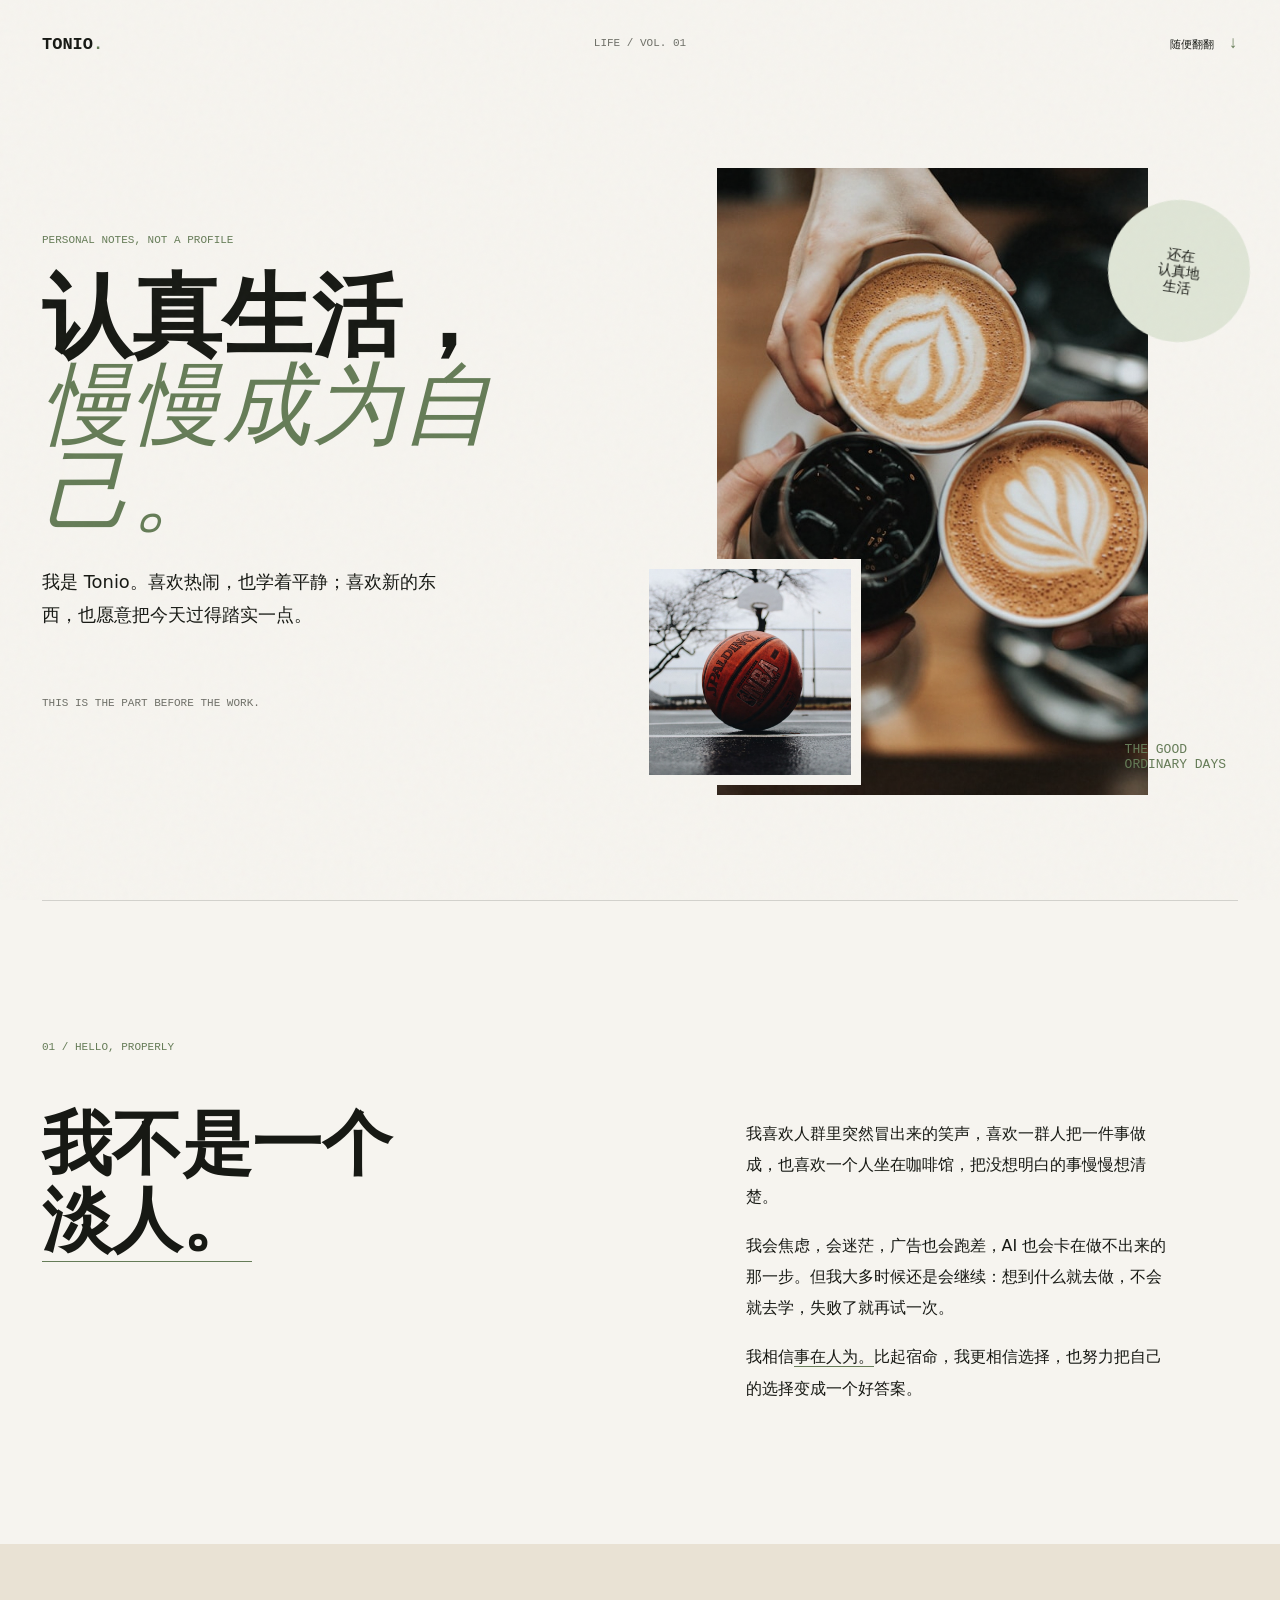
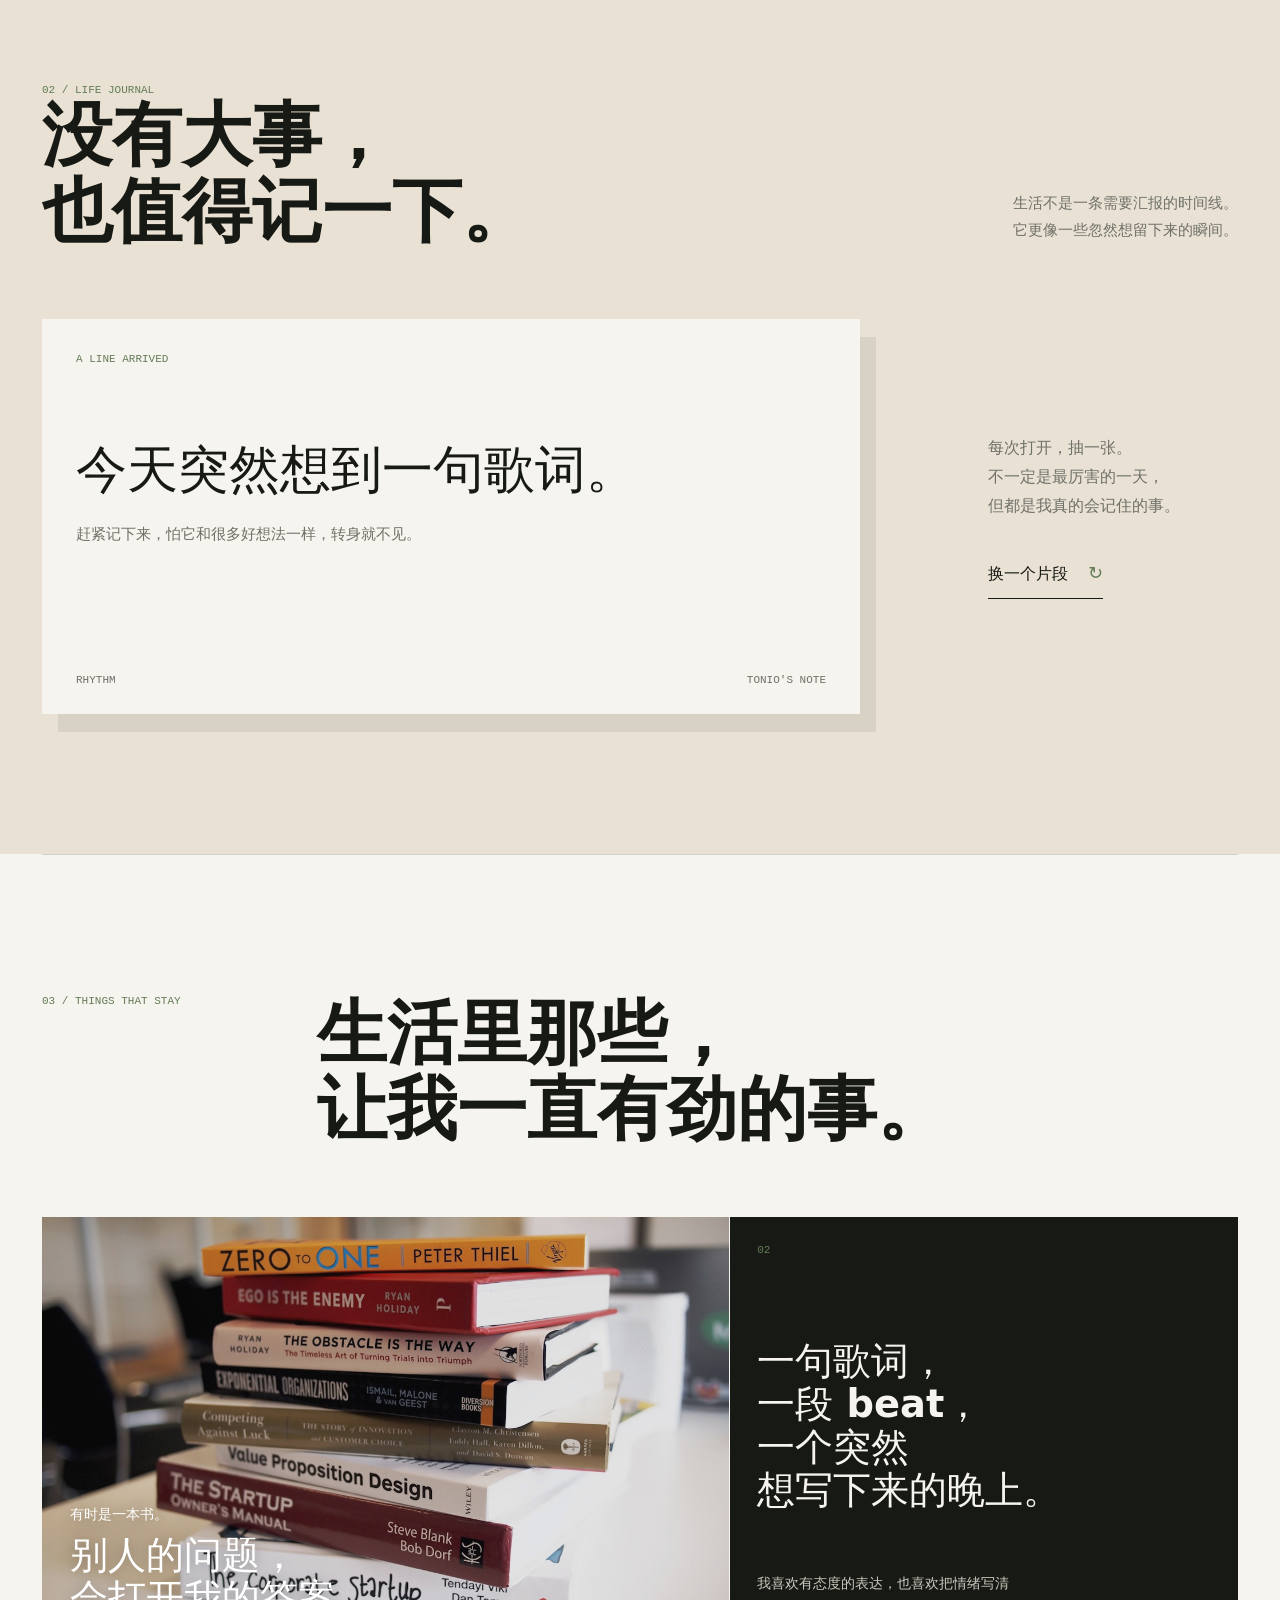
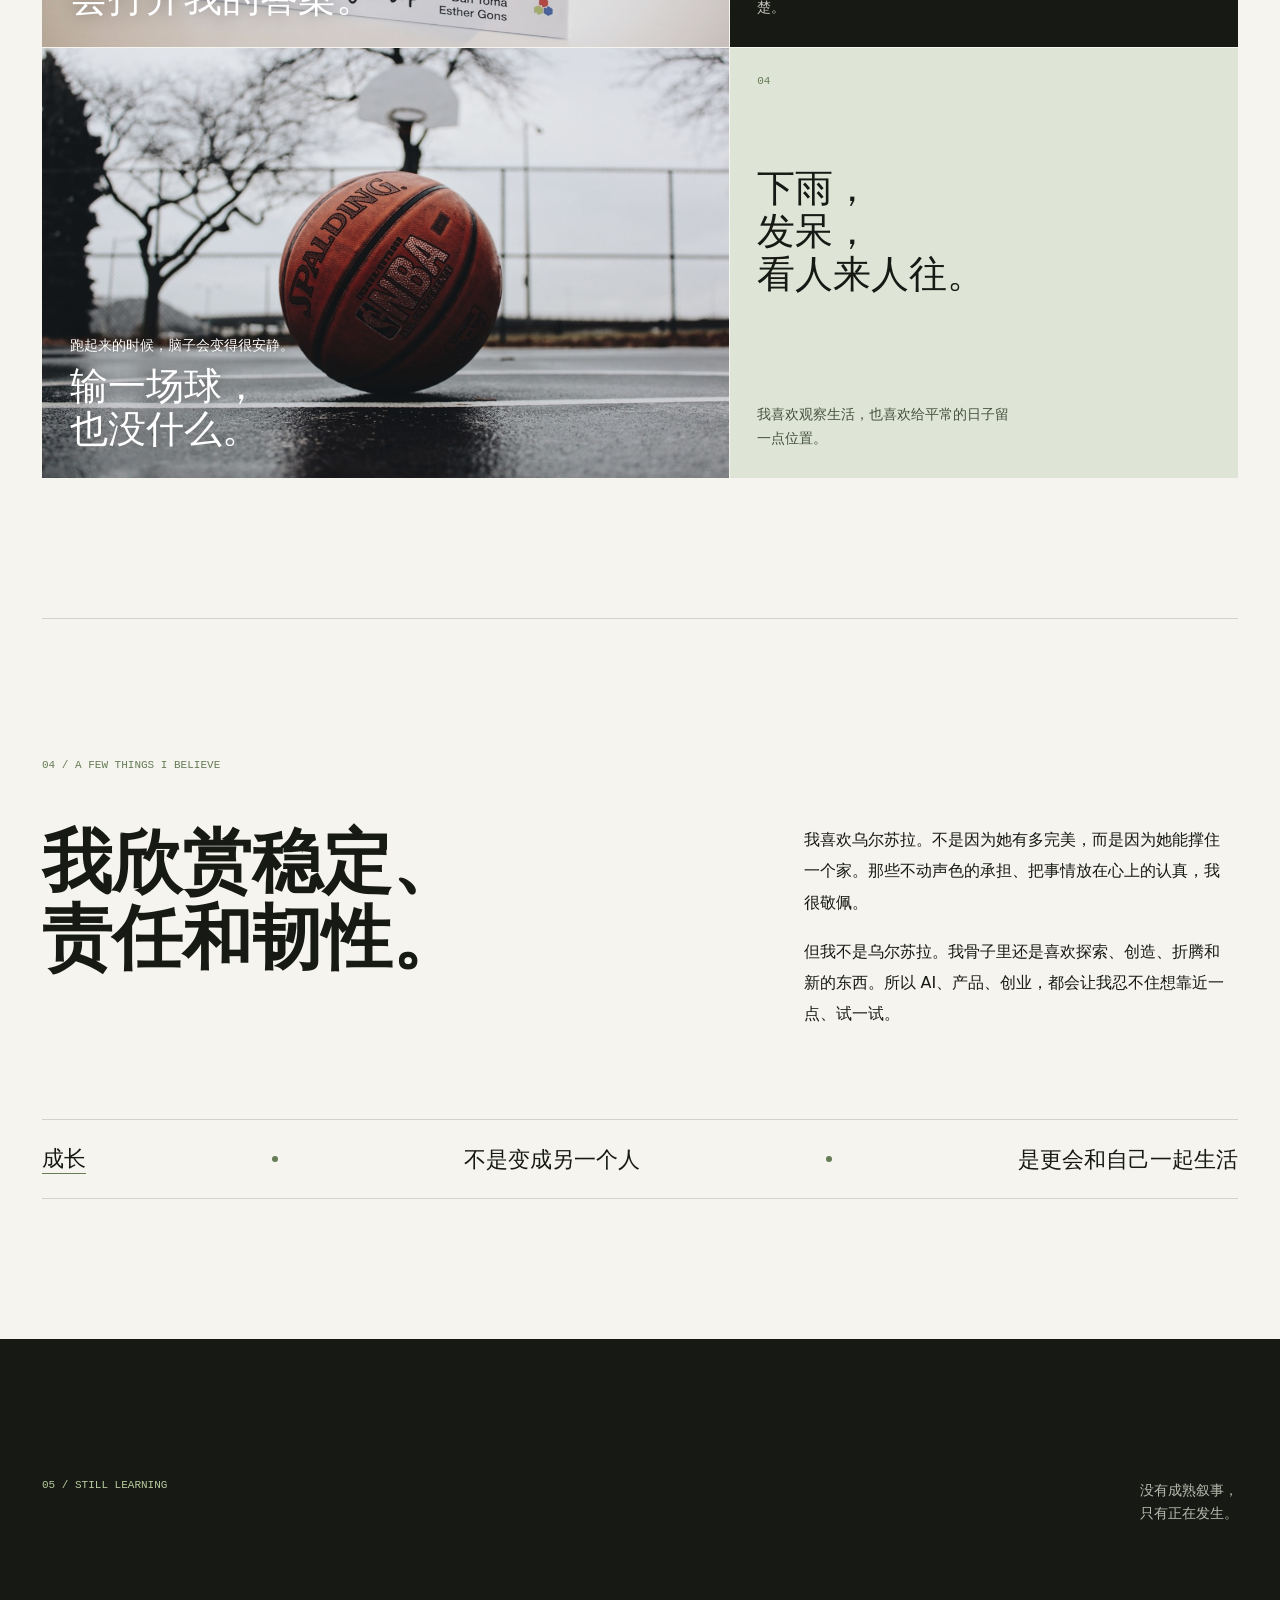
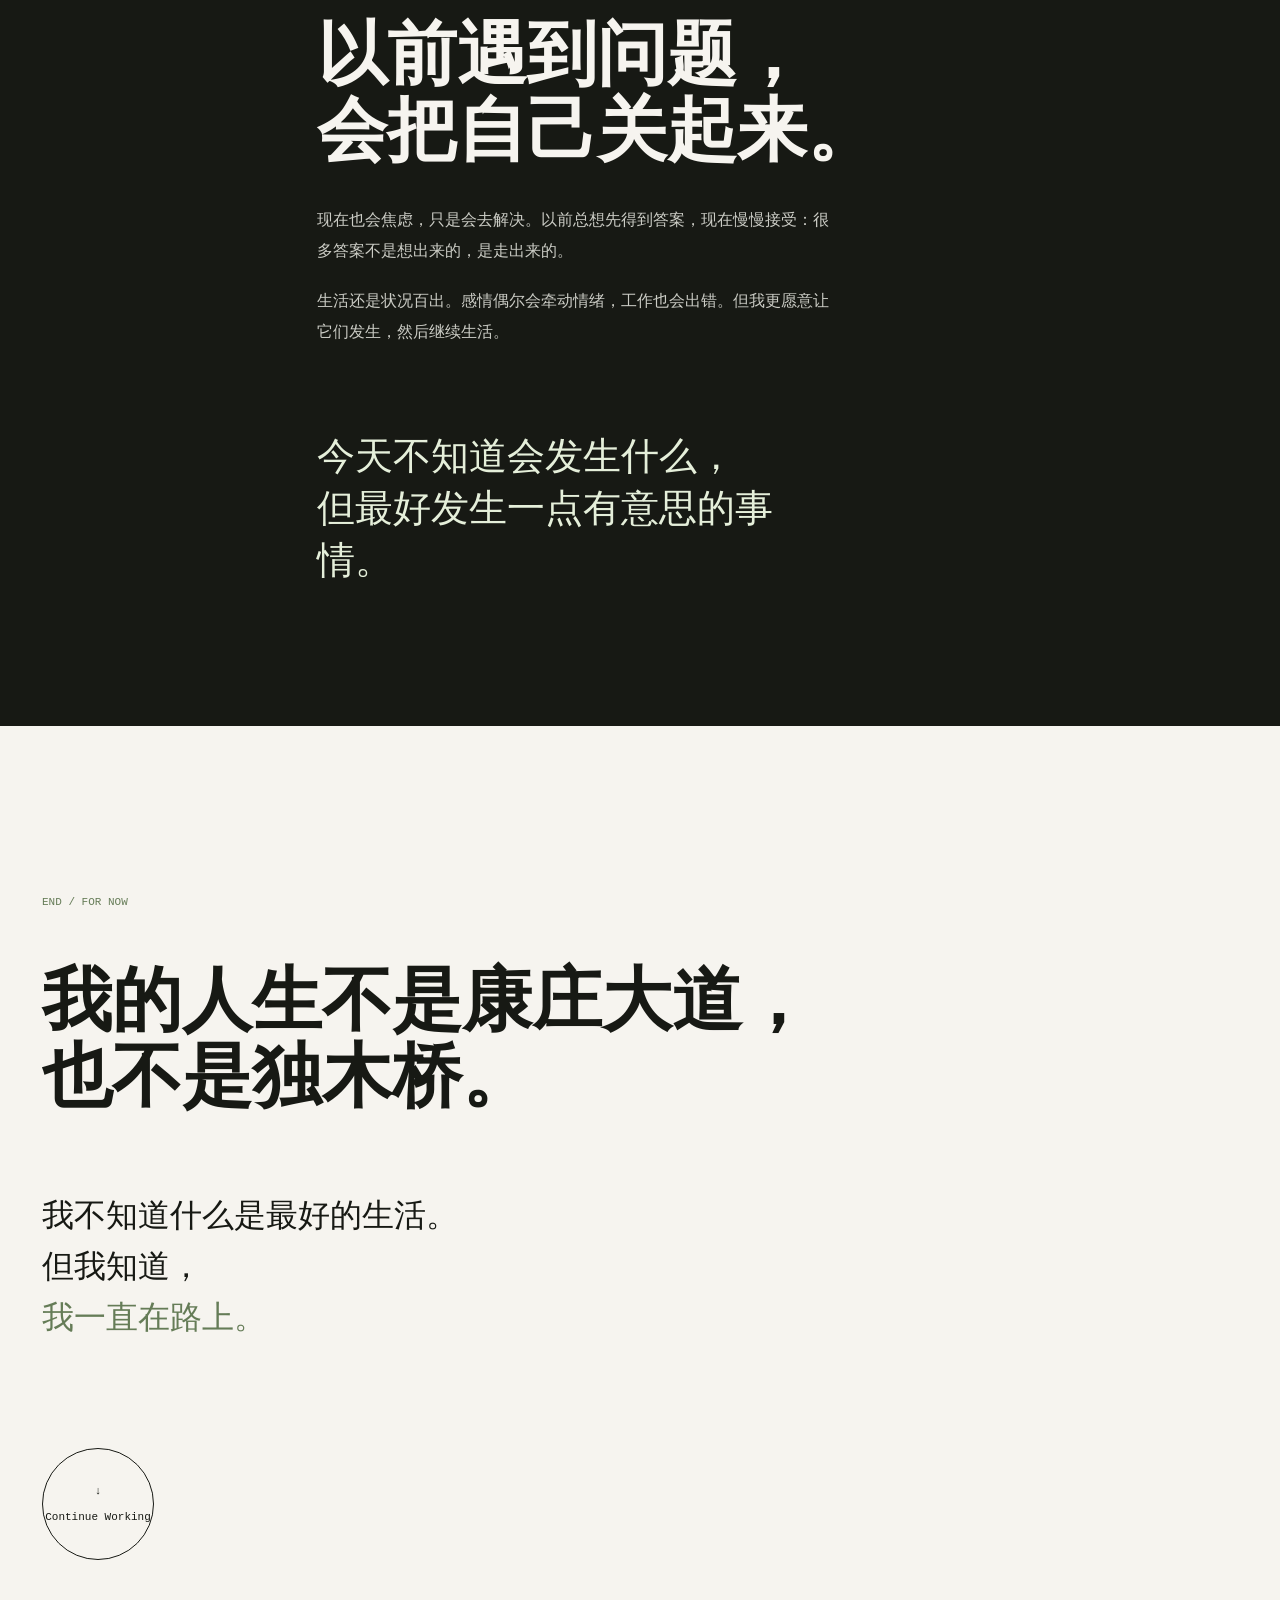
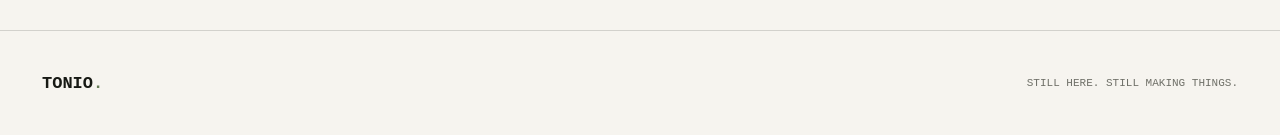
<file: index.html>
﻿<!DOCTYPE html>
<html lang="zh-CN">
  <head>
    <meta charset="UTF-8" />
    <meta http-equiv="Content-Type" content="text/html; charset=utf-8" />
    <meta name="viewport" content="width=device-width, initial-scale=1.0, viewport-fit=cover" />
    <meta name="description" content="Tonio 杨志坚的 Life：认真生活、持续成长、一直在路上。" />
    <title>Tonio / Life</title>
    <link rel="stylesheet" href="styles.css" />
  </head>
  <body class="life-page">
    <div class="rain-layer" aria-hidden="true"></div>
    <header class="site-header">
      <a class="brand" href="#top" aria-label="Tonio Life 首页">TONIO<span>.</span></a>
      <p class="header-note">LIFE / VOL. 01</p>
      <a class="header-link" href="#journal">随便翻翻 <span>↓</span></a>
    </header>

    <main id="top">
      <section class="hero" aria-labelledby="hero-title">
        <div class="hero-copy reveal">
          <p class="eyebrow">PERSONAL NOTES, NOT A PROFILE</p>
          <h1 id="hero-title">认真生活，<br /><em>慢慢成为自己。</em></h1>
          <p class="hero-lead">我是 Tonio。喜欢热闹，也学着平静；喜欢新的东西，也愿意把今天过得踏实一点。</p>
          <p class="hero-footnote">THIS IS THE PART BEFORE THE WORK.</p>
        </div>
        <div class="hero-collage reveal" aria-label="Tonio 的生活片段">
          <figure class="image-main"><img src="assets/life-coffee.jpg" alt="咖啡馆里的一杯咖啡" /></figure>
          <figure class="image-side"><img src="assets/life-basketball.jpg" alt="篮球场上的运动画面" /></figure>
          <p class="collage-note">THE GOOD<br />ORDINARY DAYS</p>
          <p class="collage-stamp">还在<br />认真地<br />生活</p>
        </div>
      </section>

      <section class="intro section" aria-labelledby="intro-title">
        <p class="section-index">01 / HELLO, PROPERLY</p>
        <div class="intro-grid">
          <h2 id="intro-title">我不是一个<br /><span class="whisper" data-note="但平静也很好。">淡人。</span></h2>
          <div class="intro-copy">
            <p>我喜欢人群里突然冒出来的笑声，喜欢一群人把一件事做成，也喜欢一个人坐在咖啡馆，把没想明白的事慢慢想清楚。</p>
            <p>我会焦虑，会迷茫，广告也会跑差，AI 也会卡在做不出来的那一步。但我大多时候还是会继续：想到什么就去做，不会就去学，失败了就再试一次。</p>
            <p>我相信<span class="whisper" data-note="先做选择，再把它做对。">事在人为。</span>比起宿命，我更相信选择，也努力把自己的选择变成一个好答案。</p>
          </div>
        </div>
      </section>

      <section class="journal section" id="journal" aria-labelledby="journal-title">
        <div class="journal-heading">
          <div><p class="section-index">02 / LIFE JOURNAL</p><h2 id="journal-title">没有大事，<br />也值得记一下。</h2></div>
          <p>生活不是一条需要汇报的时间线。<br />它更像一些忽然想留下来的瞬间。</p>
        </div>
        <div class="journal-stage">
          <div class="journal-card" id="journal-card" aria-live="polite">
            <p class="journal-kicker" id="journal-kicker">AN ORDINARY DAY</p>
            <blockquote id="journal-text">今天什么都没发生。</blockquote>
            <p class="journal-detail" id="journal-detail">但也没有关系。日子有时候就是该留一点空白。</p>
            <div class="journal-card-bottom"><span id="journal-mood">PAUSE</span><span>TONIO'S NOTE</span></div>
          </div>
          <div class="journal-aside">
            <p>每次打开，抽一张。<br />不一定是最厉害的一天，<br />但都是我真的会记住的事。</p>
            <button class="shuffle-button" id="shuffle-journal" type="button">换一个片段 <span aria-hidden="true">↻</span></button>
          </div>
        </div>
      </section>

      <section class="scenes section" aria-labelledby="scenes-title">
        <div class="scenes-heading"><p class="section-index">03 / THINGS THAT STAY</p><h2 id="scenes-title">生活里那些，<br />让我一直有劲的事。</h2></div>
        <div class="scene-grid">
          <article class="scene-card scene-reading reveal">
            <img src="assets/life-reading.jpg" alt="打开的书籍" />
            <div><p>有时是一本书。</p><h3>别人的问题，<br />会打开我的答案。</h3></div>
          </article>
          <article class="scene-card scene-sound reveal">
            <p class="scene-number">02</p><h3>一句歌词，<br />一段 beat，<br />一个突然<br />想写下来的晚上。</h3><p class="scene-small">我喜欢有态度的表达，也喜欢把情绪写清楚。</p>
          </article>
          <article class="scene-card scene-court reveal">
            <img src="assets/life-basketball.jpg" alt="篮球比赛中的球员" />
            <div><p>跑起来的时候，脑子会变得很安静。</p><h3>输一场球，<br />也没什么。</h3></div>
          </article>
          <article class="scene-card scene-observe reveal">
            <p class="scene-number">04</p><h3>下雨，<br />发呆，<br />看人来人往。</h3><p class="scene-small">我喜欢观察生活，也喜欢给平常的日子留一点位置。</p>
          </article>
        </div>
      </section>

      <section class="belief section" aria-labelledby="belief-title">
        <p class="section-index">04 / A FEW THINGS I BELIEVE</p>
        <div class="belief-copy">
          <h2 id="belief-title">我欣赏稳定、<br />责任和韧性。</h2>
          <div>
            <p>我喜欢乌尔苏拉。不是因为她有多完美，而是因为她能撑住一个家。那些不动声色的承担、把事情放在心上的认真，我很敬佩。</p>
            <p>但我不是乌尔苏拉。我骨子里还是喜欢探索、创造、折腾和新的东西。所以 AI、产品、创业，都会让我忍不住想靠近一点、试一试。</p>
          </div>
        </div>
        <div class="belief-strip">
          <span class="whisper" data-note="我还在路上。">成长</span><i></i><span>不是变成另一个人</span><i></i><span>是更会和自己一起生活</span>
        </div>
      </section>

      <section class="growing section" aria-labelledby="growing-title">
        <div class="growing-label"><p class="section-index">05 / STILL LEARNING</p><p>没有成熟叙事，<br />只有正在发生。</p></div>
        <div class="growing-copy">
          <h2 id="growing-title">以前遇到问题，<br />会把自己关起来。</h2>
          <p>现在也会焦虑，只是会去解决。以前总想先得到答案，现在慢慢接受：很多答案不是想出来的，是走出来的。</p>
          <p>生活还是状况百出。感情偶尔会牵动情绪，工作也会出错。但我更愿意让它们发生，然后继续生活。</p>
          <p class="growing-last">今天不知道会发生什么，<br />但最好发生一点有意思的事情。</p>
        </div>
      </section>

      <section class="closing section" aria-labelledby="closing-title">
        <p class="section-index">END / FOR NOW</p>
        <h2 id="closing-title">我的人生不是康庄大道，<br />也不是独木桥。</h2>
        <p class="closing-copy">我不知道什么是最好的生活。<br />但我知道，<br /><strong>我一直在路上。</strong></p>
        <a class="continue" href="work.html">↓ <span>Continue Working</span></a>
      </section>
    </main>

    <footer class="site-footer"><a class="brand" href="#top">TONIO<span>.</span></a><p>STILL HERE. STILL MAKING THINGS.</p></footer>
    <script src="script.js"></script>
  </body>
</html>
</file>
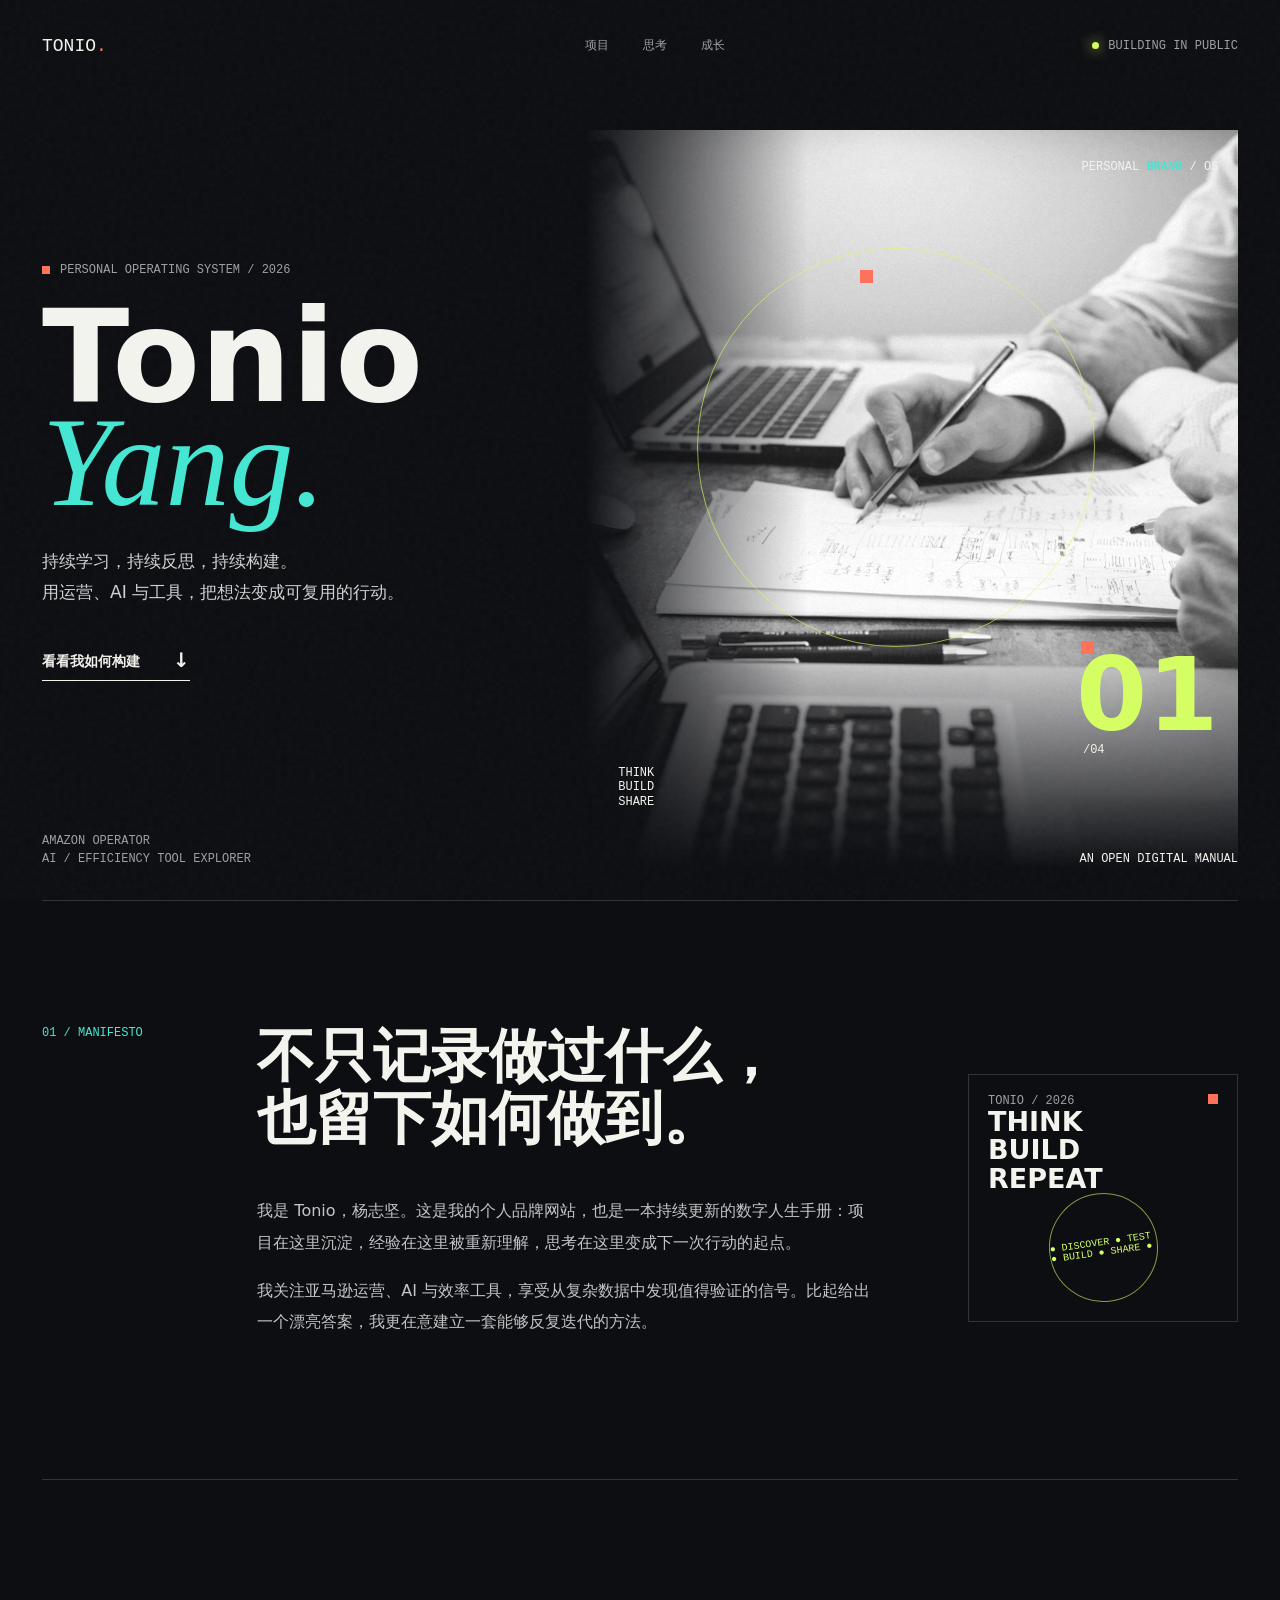
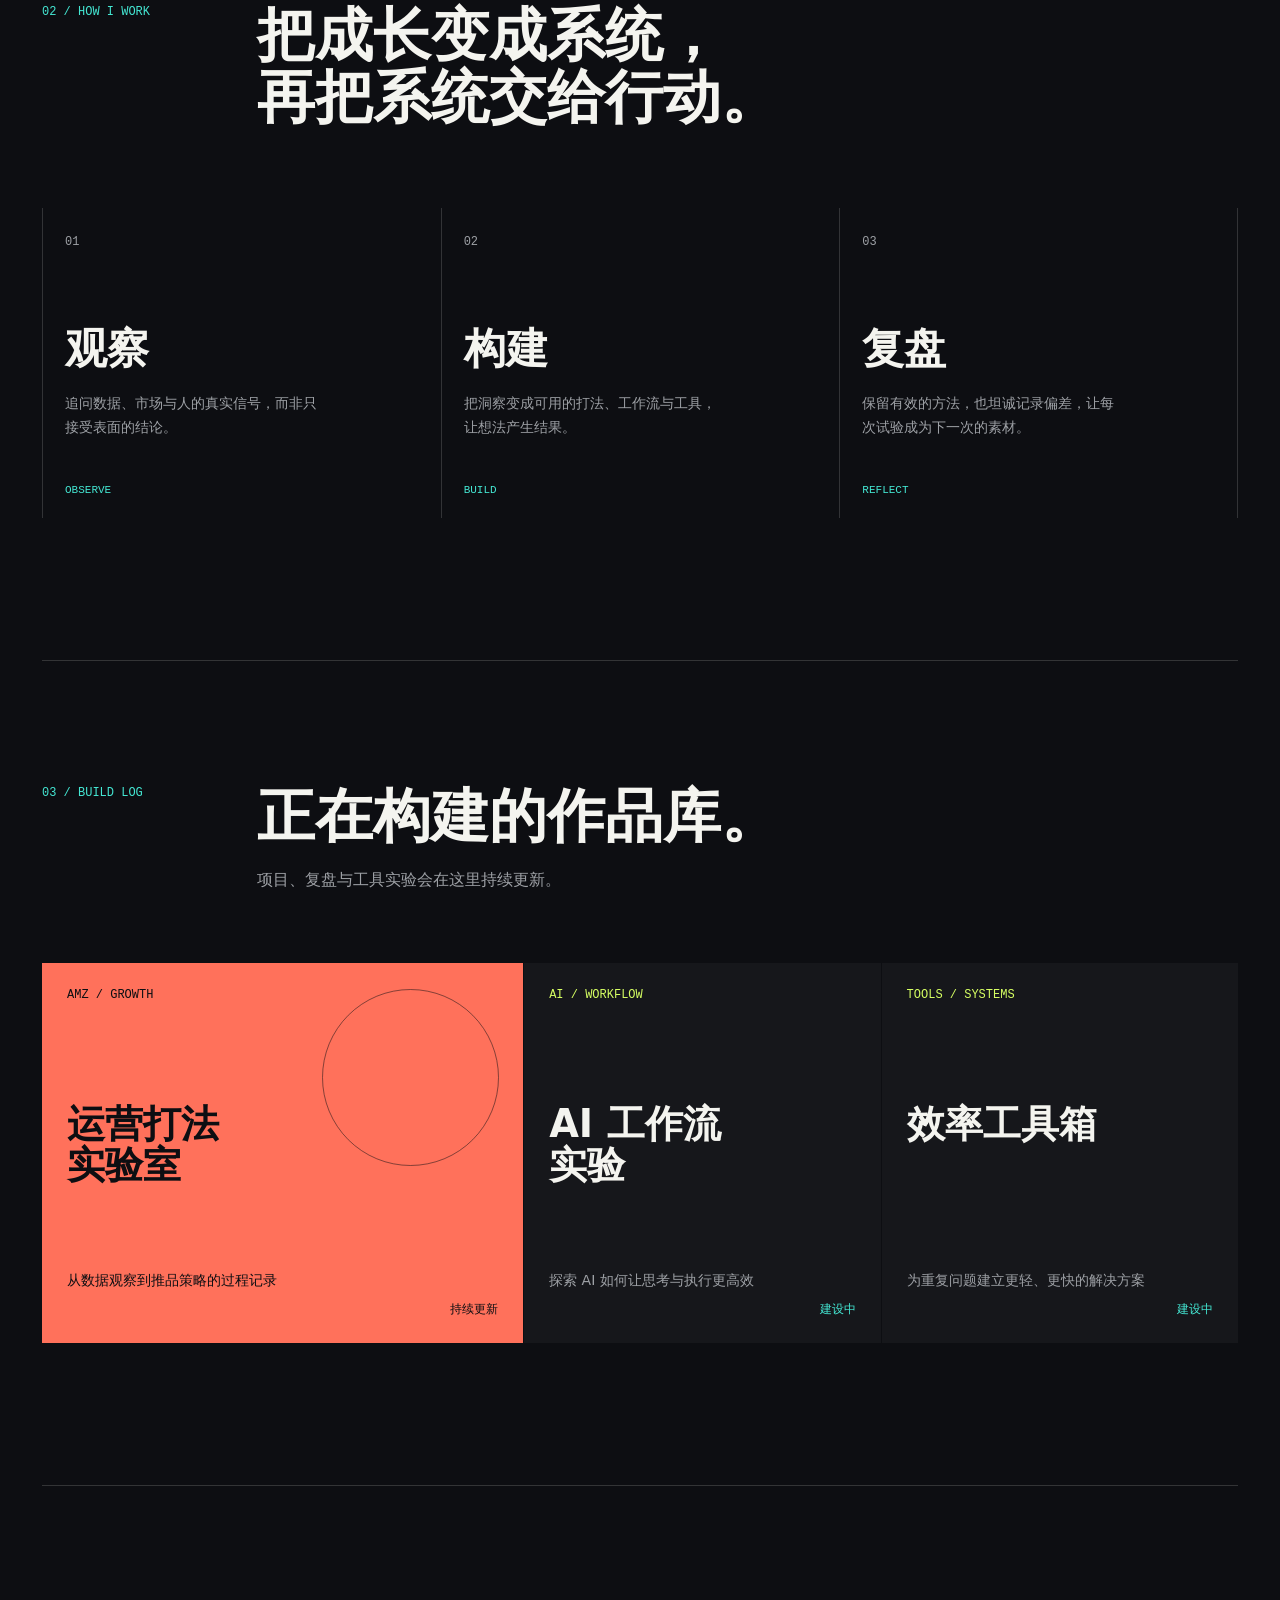
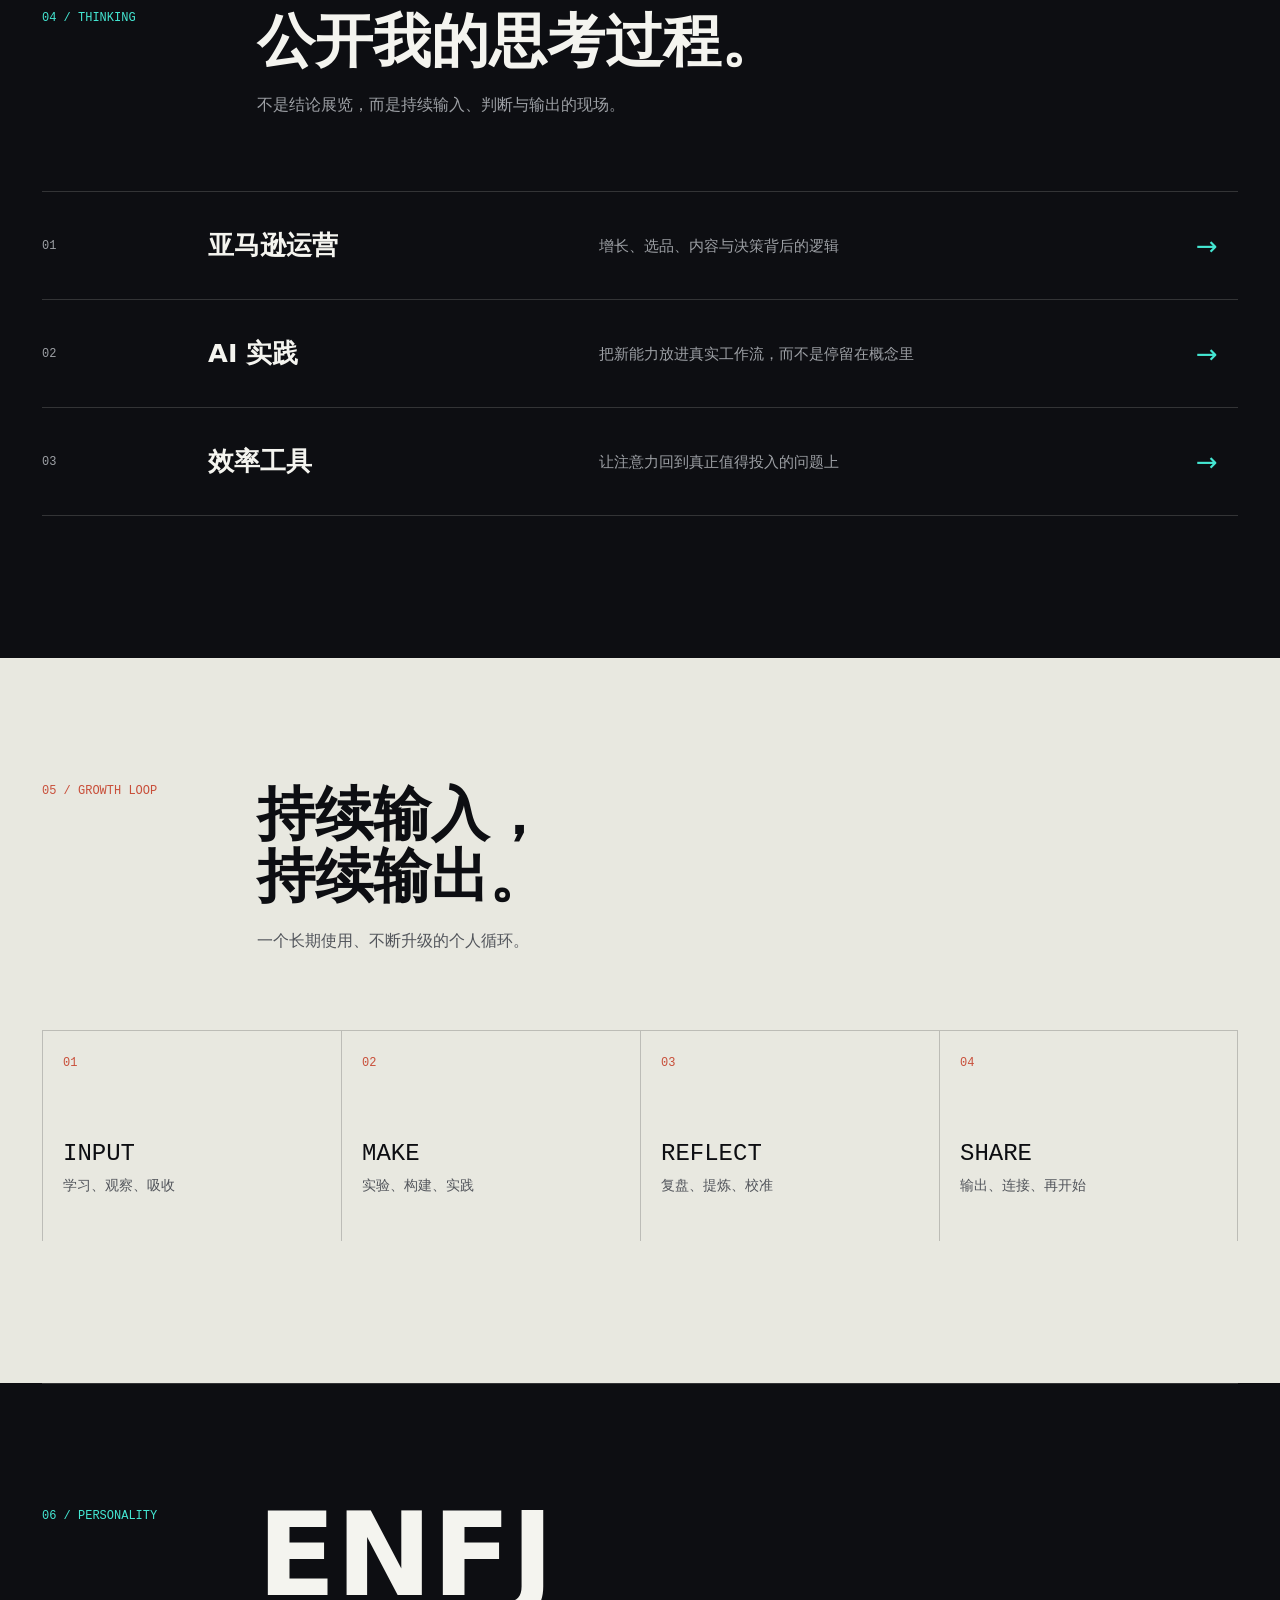
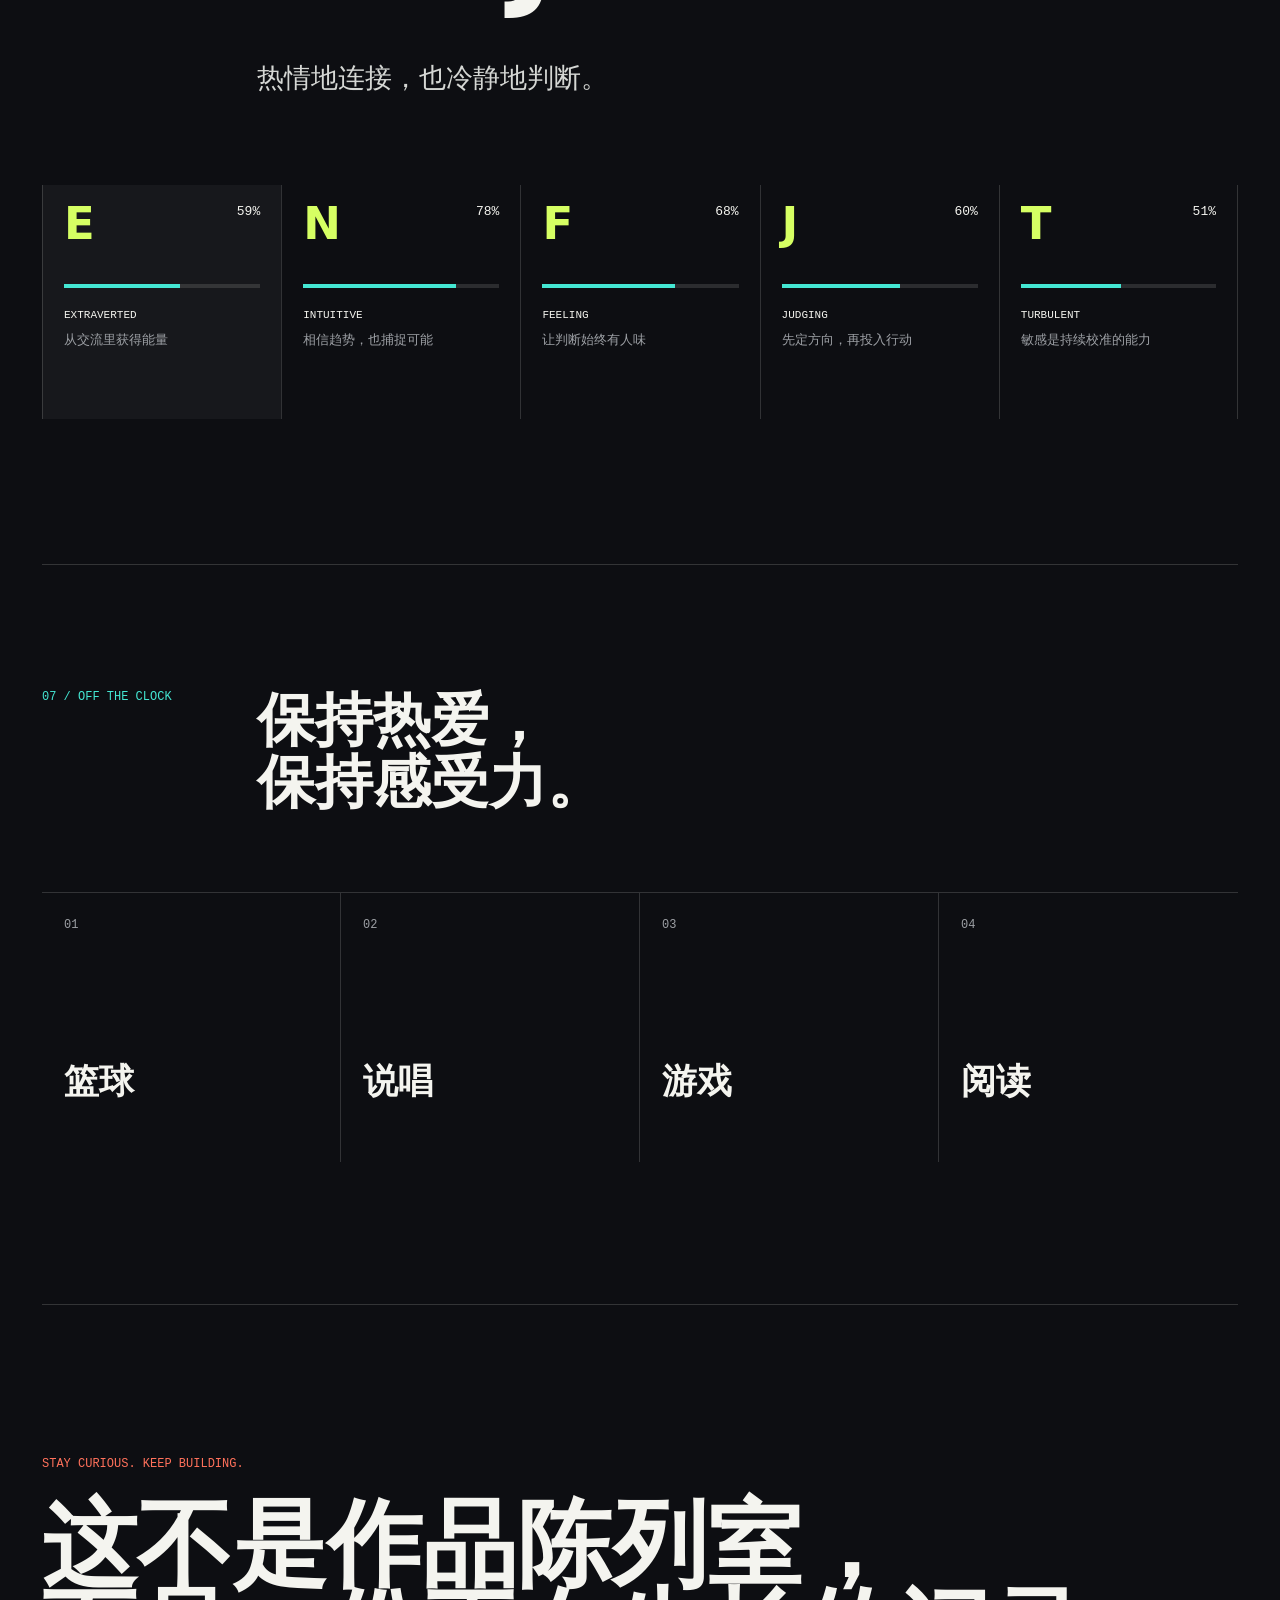
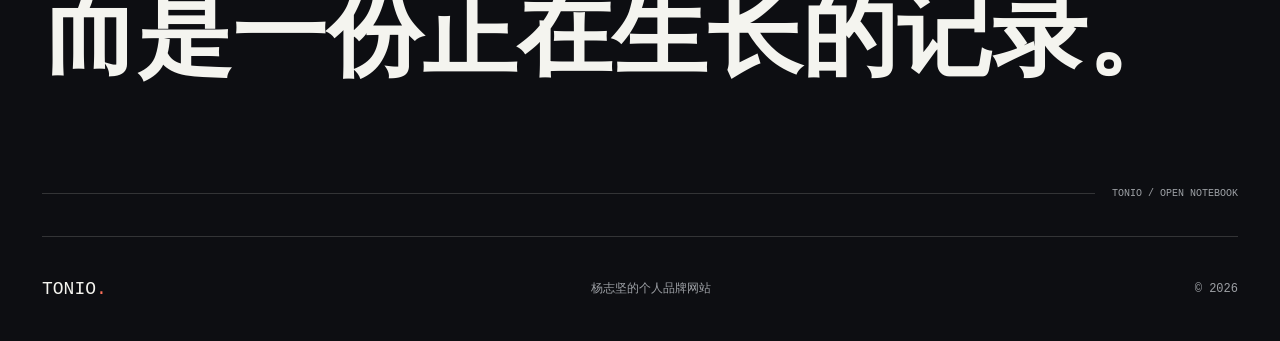
<file: work.html>
﻿<!DOCTYPE html>
<html lang="zh-CN">
  <head>
    <meta charset="UTF-8" />
    <meta http-equiv="Content-Type" content="text/html; charset=utf-8" />
    <meta name="viewport" content="width=device-width, initial-scale=1.0, viewport-fit=cover" />
    <meta name="description" content="Tonio 杨志坚的个人品牌网站，记录亚马逊运营、AI、效率工具与持续构建。" />
    <title>Tonio | 杨志坚</title>
    <link rel="stylesheet" href="work.css" />
  </head>
  <body>
    <div class="site-shell">
      <header class="site-header">
        <a class="wordmark" href="#top" aria-label="Tonio 主页">TONIO<span>.</span></a>
        <nav class="desktop-nav" aria-label="主导航">
          <a href="#projects">项目</a>
          <a href="#thinking">思考</a>
          <a href="#growth">成长</a>
        </nav>
        <a class="header-status" href="#about"><i></i> BUILDING IN PUBLIC</a>
      </header>

      <main id="top">
        <section class="hero brand-hero" aria-labelledby="hero-title">
          <div class="hero-copy">
            <p class="eyebrow"><span></span> PERSONAL OPERATING SYSTEM / 2026</p>
            <h1 id="hero-title">Tonio<br /><em>Yang.</em></h1>
            <p class="hero-intro">持续学习，持续反思，持续构建。<br />用运营、AI 与工具，把想法变成可复用的行动。</p>
            <a class="jump-link" href="#build">看看我如何构建 <b aria-hidden="true">↓</b></a>
          </div>
          <div class="hero-visual brand-visual">
            <div class="visual-label visual-label-top">PERSONAL <strong>BRAND</strong> / OS</div>
            <img src="assets/hero-workspace.jpg" alt="桌面上的笔记本、电脑与工作计划" />
            <div class="visual-number">01<span>/04</span></div>
            <div class="visual-label visual-label-bottom">THINK<br />BUILD<br />SHARE</div>
            <div class="signal signal-one"></div>
            <div class="signal signal-two"></div>
          </div>
          <div class="hero-footer">
            <p>AMAZON OPERATOR<br />AI / EFFICIENCY TOOL EXPLORER</p>
            <p>AN OPEN DIGITAL MANUAL</p>
          </div>
        </section>

        <section class="about section-grid" id="about" aria-labelledby="about-title">
          <p class="section-mark">01 / MANIFESTO</p>
          <div class="about-copy">
            <h2 id="about-title">不只记录做过什么，<br />也留下如何做到。</h2>
            <p>我是 Tonio，杨志坚。这是我的个人品牌网站，也是一本持续更新的数字人生手册：项目在这里沉淀，经验在这里被重新理解，思考在这里变成下一次行动的起点。</p>
            <p>我关注亚马逊运营、AI 与效率工具，享受从复杂数据中发现值得验证的信号。比起给出一个漂亮答案，我更在意建立一套能够反复迭代的方法。</p>
          </div>
          <aside class="profile-stamp" aria-label="个人关键词">
            <p>TONIO / 2026</p>
            <strong>THINK<br />BUILD<br />REPEAT</strong>
            <div class="stamp-ring">● DISCOVER ● TEST ● BUILD ● SHARE ●</div>
          </aside>
        </section>

        <section class="build-system" id="build" aria-labelledby="build-title">
          <div class="section-heading">
            <p class="section-mark">02 / HOW I WORK</p>
            <h2 id="build-title">把成长变成系统，<br />再把系统交给行动。</h2>
          </div>
          <div class="principles">
            <article class="principle-card"><span>01</span><h3>观察</h3><p>追问数据、市场与人的真实信号，而非只接受表面的结论。</p><b>OBSERVE</b></article>
            <article class="principle-card"><span>02</span><h3>构建</h3><p>把洞察变成可用的打法、工作流与工具，让想法产生结果。</p><b>BUILD</b></article>
            <article class="principle-card"><span>03</span><h3>复盘</h3><p>保留有效的方法，也坦诚记录偏差，让每次试验成为下一次的素材。</p><b>REFLECT</b></article>
          </div>
        </section>

        <section class="projects-section" id="projects" aria-labelledby="projects-title">
          <div class="section-heading compact-heading">
            <p class="section-mark">03 / BUILD LOG</p>
            <div><h2 id="projects-title">正在构建的作品库。</h2><p>项目、复盘与工具实验会在这里持续更新。</p></div>
          </div>
          <div class="project-grid">
            <article class="project-card featured-project"><p>AMZ / GROWTH</p><h3>运营打法<br />实验室</h3><span>从数据观察到推品策略的过程记录</span><b>持续更新</b></article>
            <article class="project-card"><p>AI / WORKFLOW</p><h3>AI 工作流<br />实验</h3><span>探索 AI 如何让思考与执行更高效</span><b>建设中</b></article>
            <article class="project-card"><p>TOOLS / SYSTEMS</p><h3>效率工具箱</h3><span>为重复问题建立更轻、更快的解决方案</span><b>建设中</b></article>
          </div>
        </section>

        <section class="thinking" id="thinking" aria-labelledby="thinking-title">
          <div class="section-heading compact-heading">
            <p class="section-mark">04 / THINKING</p>
            <div><h2 id="thinking-title">公开我的思考过程。</h2><p>不是结论展览，而是持续输入、判断与输出的现场。</p></div>
          </div>
          <div class="thought-list">
            <a class="thought-row" href="#thinking"><span>01</span><h3>亚马逊运营</h3><p>增长、选品、内容与决策背后的逻辑</p><b>→</b></a>
            <a class="thought-row" href="#thinking"><span>02</span><h3>AI 实践</h3><p>把新能力放进真实工作流，而不是停留在概念里</p><b>→</b></a>
            <a class="thought-row" href="#thinking"><span>03</span><h3>效率工具</h3><p>让注意力回到真正值得投入的问题上</p><b>→</b></a>
          </div>
        </section>

        <section class="growth" id="growth" aria-labelledby="growth-title">
          <div class="section-heading compact-heading">
            <p class="section-mark">05 / GROWTH LOOP</p>
            <div><h2 id="growth-title">持续输入，<br />持续输出。</h2><p>一个长期使用、不断升级的个人循环。</p></div>
          </div>
          <ol class="growth-loop">
            <li><strong>01</strong><div><b>INPUT</b><p>学习、观察、吸收</p></div></li>
            <li><strong>02</strong><div><b>MAKE</b><p>实验、构建、实践</p></div></li>
            <li><strong>03</strong><div><b>REFLECT</b><p>复盘、提炼、校准</p></div></li>
            <li><strong>04</strong><div><b>SHARE</b><p>输出、连接、再开始</p></div></li>
          </ol>
        </section>

        <section class="mindset" id="mindset" aria-labelledby="mindset-title">
          <div class="mindset-heading"><p class="section-mark">06 / PERSONALITY</p><h2 id="mindset-title">ENFJ<br /><span>热情地连接，也冷静地判断。</span></h2></div>
          <div class="traits" aria-label="MBTI 人格维度">
            <article class="trait-card active"><div class="trait-top"><span>E</span><b>59%</b></div><div class="meter"><i style="--value: 59%"></i></div><p>EXTRAVERTED</p><small>从交流里获得能量</small></article>
            <article class="trait-card"><div class="trait-top"><span>N</span><b>78%</b></div><div class="meter"><i style="--value: 78%"></i></div><p>INTUITIVE</p><small>相信趋势，也捕捉可能</small></article>
            <article class="trait-card"><div class="trait-top"><span>F</span><b>68%</b></div><div class="meter"><i style="--value: 68%"></i></div><p>FEELING</p><small>让判断始终有人味</small></article>
            <article class="trait-card"><div class="trait-top"><span>J</span><b>60%</b></div><div class="meter"><i style="--value: 60%"></i></div><p>JUDGING</p><small>先定方向，再投入行动</small></article>
            <article class="trait-card split-trait"><div class="trait-top"><span>T</span><b>51%</b></div><div class="meter"><i style="--value: 51%"></i></div><p>TURBULENT</p><small>敏感是持续校准的能力</small></article>
          </div>
        </section>

        <section class="off-work" id="off-work" aria-labelledby="off-work-title">
          <div class="off-work-header"><p class="section-mark">07 / OFF THE CLOCK</p><h2 id="off-work-title">保持热爱，<br />保持感受力。</h2></div>
          <div class="interests">
            <article class="interest-card basketball"><span>01</span><h3>篮球</h3><p>在每一次跑动与协作里，找回专注。</p></article>
            <article class="interest-card music"><span>02</span><h3>说唱</h3><p>喜欢真实、有态度，也有节奏的表达。</p></article>
            <article class="interest-card game"><span>03</span><h3>游戏</h3><p>沉浸、探索，然后重新理解规则。</p></article>
            <article class="interest-card books"><span>04</span><h3>阅读</h3><p>用别人的问题，打开自己的答案。</p></article>
          </div>
        </section>

        <section class="closing"><p>STAY CURIOUS. KEEP BUILDING.</p><h2>这不是作品陈列室，<br />而是一份正在生长的记录。</h2><div class="closing-line"><span></span><b>TONIO / OPEN NOTEBOOK</b></div></section>
      </main>
      <footer class="site-footer"><a class="wordmark" href="#top">TONIO<span>.</span></a><p>杨志坚的个人品牌网站</p><p>© <span id="year"></span></p></footer>
    </div>
    <script src="work.js"></script>
  </body>
</html>
</file>
<file: styles.css>
:root {
  --paper: #f6f4ef;
  --cream: #e9e2d4;
  --ink: #171914;
  --muted: #6f7068;
  --line: rgba(23, 25, 20, .16);
  --green: #657c57;
  --soft-green: #dfe5d6;
  --display: system-ui, -apple-system, BlinkMacSystemFont, "PingFang SC", "Hiragino Sans GB", "Microsoft YaHei", "Noto Sans CJK SC", Arial, sans-serif;
  --mono: "SFMono-Regular", Consolas, monospace;
}
* { box-sizing: border-box; }
html { scroll-behavior: smooth; }
body { background: var(--paper); color: var(--ink); font-family: var(--display); margin: 0; overflow-x: hidden; }
body::before { background-image: url("data:image/svg+xml,%3Csvg viewBox='0 0 160 160' xmlns='http://www.w3.org/2000/svg'%3E%3Cfilter id='n'%3E%3CfeTurbulence type='fractalNoise' baseFrequency='.9' numOctaves='4' stitchTiles='stitch'/%3E%3C/filter%3E%3Crect width='100%25' height='100%25' filter='url(%23n)' opacity='.7'/%3E%3C/svg%3E"); content: ""; inset: 0; opacity: .038; pointer-events: none; position: fixed; z-index: 20; }
body.is-night { --paper: #eee7db; --cream: #ded0ba; --ink: #28231d; --muted: #6f6357; --line: rgba(40, 35, 29, .18); }
a { color: inherit; text-decoration: none; }
button { font: inherit; }
img { display: block; height: 100%; object-fit: cover; width: 100%; }
h1, h2, h3, p, figure, blockquote { margin: 0; }
.site-header { align-items: center; display: grid; grid-template-columns: 1fr auto 1fr; height: 88px; margin: auto; max-width: 1440px; padding: 0 42px; }
.brand { font: 600 17px/1 var(--mono); letter-spacing: 0; }
.brand span { color: var(--green); }
.header-note, .header-link, .eyebrow, .section-index, .hero-footnote, .journal-kicker, .journal-card-bottom, .scene-number { font: 11px/1.2 var(--mono); letter-spacing: 0; }
.header-note { color: var(--muted); }
.header-link { justify-self: end; }
.header-link span { color: var(--green); font-size: 17px; margin-left: 7px; }
main { margin: auto; max-width: 1440px; padding: 0 42px; }
.hero { display: grid; gap: 6vw; grid-template-columns: minmax(0, .93fr) minmax(380px, 1.07fr); min-height: calc(100svh - 88px); padding: 48px 0 70px; }
.hero-copy { align-self: center; padding-bottom: 22px; }
.eyebrow, .section-index { color: var(--green); }
h1 { font-size: clamp(56px, 7vw, 112px); font-weight: 650; letter-spacing: 0; line-height: .98; margin: 26px 0 30px; }
h1 em { color: var(--green); font-family: Georgia, "Songti SC", serif; font-weight: 400; }
.hero-lead { font-size: clamp(17px, 1.4vw, 21px); line-height: 1.8; max-width: 395px; }
.hero-footnote { color: var(--muted); margin-top: 66px; }
.hero-collage { align-self: center; min-height: 630px; position: relative; }
.image-main { height: min(49vw, 630px); margin-left: 13%; overflow: hidden; width: 72%; }
.image-side { border: 10px solid var(--paper); bottom: 2%; height: 36%; left: 0; overflow: hidden; position: absolute; width: 37%; }
.collage-note { bottom: 4%; color: var(--green); font: 13px/1.15 var(--mono); position: absolute; right: 2%; }
.collage-stamp { background: var(--soft-green); border-radius: 50%; display: grid; font-size: 14px; height: 142px; line-height: 1.15; place-items: center; position: absolute; right: -2%; text-align: center; top: 5%; transform: rotate(8deg); width: 142px; }
.section { border-top: 1px solid var(--line); padding: 140px 0; }
.intro-grid { display: grid; grid-template-columns: minmax(0, 1fr) minmax(300px, .7fr); margin-top: 52px; }
h2 { font-size: clamp(44px, 5.5vw, 80px); font-weight: 600; letter-spacing: 0; line-height: 1.08; }
.intro h2 { max-width: 630px; }
.intro-copy { max-width: 425px; padding-top: 12px; }
.intro-copy p, .belief-copy p, .growing-copy > p { font-size: 16px; line-height: 1.95; }
.intro-copy p + p, .belief-copy p + p, .growing-copy > p + p { margin-top: 18px; }
.whisper { border-bottom: 1px solid var(--green); cursor: help; position: relative; }
.whisper::after { background: var(--green); color: white; content: attr(data-note); font: 12px/1.35 var(--display); left: 50%; opacity: 0; padding: 9px 11px; pointer-events: none; position: absolute; top: calc(100% + 10px); transform: translate(-50%, 5px); transition: opacity .25s ease, transform .25s ease; white-space: nowrap; z-index: 5; }
.whisper:hover::after, .whisper:focus::after { opacity: 1; transform: translate(-50%, 0); }
.journal { background: var(--cream); border: 0; margin: 0 calc(50% - 50vw); padding-left: max(42px, calc((100vw - 1356px) / 2)); padding-right: max(42px, calc((100vw - 1356px) / 2)); }
.journal-heading { align-items: end; display: flex; justify-content: space-between; }
.journal-heading > p { color: var(--muted); font-size: 15px; line-height: 1.75; margin-bottom: 6px; }
.journal-stage { align-items: center; display: grid; gap: 10vw; grid-template-columns: minmax(0, 1fr) 250px; margin-top: 70px; }
.journal-card { background: var(--paper); box-shadow: 16px 18px 0 rgba(23,25,20,.08); min-height: 395px; overflow: hidden; padding: 34px; position: relative; transition: background .5s ease, transform .5s ease; }
.journal-card.is-book { background: #faf7ef; box-shadow: 16px 18px 0 rgba(23,25,20,.08), inset -20px 0 30px rgba(113,90,49,.05); }
.journal-card.is-book::after { border-left: 1px solid rgba(23,25,20,.12); content: ""; inset: 12px 46% 12px auto; position: absolute; transform: skewY(-2deg); width: 1px; }
.journal-kicker { color: var(--green); }
.journal-card blockquote { font-family: Georgia, "Songti SC", serif; font-size: clamp(34px, 4vw, 62px); line-height: 1.14; margin-top: 75px; max-width: 720px; }
.journal-detail { color: var(--muted); font-size: 15px; line-height: 1.75; margin-top: 22px; max-width: 480px; }
.journal-card-bottom { bottom: 27px; color: var(--muted); display: flex; justify-content: space-between; left: 34px; position: absolute; right: 34px; }
.journal-aside { color: var(--muted); font-size: 16px; line-height: 1.8; }
.shuffle-button { background: transparent; border: 0; border-bottom: 1px solid var(--ink); color: var(--ink); cursor: pointer; margin-top: 37px; padding: 0 0 8px; }
.shuffle-button span { color: var(--green); font-size: 18px; margin-left: 15px; }
.rain-layer { background-image: repeating-linear-gradient(105deg, transparent 0 32px, rgba(101,124,87,.1) 33px 34px, transparent 35px 71px); inset: 0; opacity: 0; pointer-events: none; position: fixed; transition: opacity .5s ease; z-index: 15; }
body.is-rain .rain-layer { animation: rain 1.1s linear infinite; opacity: .26; }
@keyframes rain { to { background-position: 0 92px; } }
.scenes-heading { display: grid; grid-template-columns: 23% 1fr; }
.scene-grid { display: grid; gap: 1px; grid-template-columns: 1.15fr .85fr; margin-top: 70px; }
.scene-card { min-height: 430px; overflow: hidden; padding: 27px; position: relative; }
.scene-card h3 { font-size: clamp(27px, 3vw, 43px); font-weight: 550; line-height: 1.12; }
.scene-card img { filter: saturate(.75) contrast(.94); inset: 0; position: absolute; transition: transform .6s ease; }
.scene-card:hover img { transform: scale(1.04); }
.scene-card > div { bottom: 28px; color: white; left: 28px; position: absolute; right: 28px; text-shadow: 0 1px 15px rgba(0,0,0,.35); }
.scene-card > div p { font-size: 14px; margin-bottom: 9px; }
.scene-sound { background: var(--ink); color: var(--paper); }
.scene-sound h3 { margin-top: 82px; }
.scene-number { color: var(--green); }
.scene-small { bottom: 27px; color: #c8c8bd; font-size: 14px; line-height: 1.7; max-width: 260px; position: absolute; }
.scene-observe { background: var(--soft-green); }
.scene-observe h3 { margin-top: 78px; }
.scene-observe .scene-small { color: #46523e; }
.belief-copy { display: grid; gap: 11vw; grid-template-columns: minmax(0, 1fr) minmax(280px, .7fr); margin: 52px 0 90px; }
.belief-copy > div { max-width: 430px; }
.belief-strip { align-items: center; border-bottom: 1px solid var(--line); border-top: 1px solid var(--line); display: flex; font-size: clamp(15px, 1.7vw, 22px); gap: 19px; justify-content: space-between; padding: 24px 0; }
.belief-strip i { background: var(--green); border-radius: 50%; height: 6px; width: 6px; }
.growing { background: var(--ink); border: 0; color: var(--paper); margin: 0 calc(50% - 50vw); padding-left: max(42px, calc((100vw - 1356px) / 2)); padding-right: max(42px, calc((100vw - 1356px) / 2)); }
.growing-label { color: #b8bbaf; display: flex; justify-content: space-between; }
.growing-label .section-index { color: #b7ca9e; }
.growing-label > p:last-child { font-size: 14px; line-height: 1.6; }
.growing-copy { margin: 92px 0 0 23%; max-width: 710px; }
.growing-copy > p { color: #cbccc5; margin-top: 36px; max-width: 520px; }
.growing-copy .growing-last { color: #e5efda; font-family: Georgia, "Songti SC", serif; font-size: clamp(24px, 3vw, 39px); line-height: 1.35; margin-top: 84px; }
.closing { border: 0; padding-bottom: 70px; padding-top: 170px; }
.closing h2 { margin-top: 52px; max-width: 990px; }
.closing-copy { font-size: clamp(21px, 2.5vw, 34px); line-height: 1.6; margin-top: 76px; }
.closing-copy strong { color: var(--green); font-family: Georgia, "Songti SC", serif; font-weight: 400; }
.continue { align-items: center; border: 1px solid var(--ink); border-radius: 50%; display: inline-flex; flex-direction: column; font: 11px/1.2 var(--mono); gap: 13px; height: 112px; justify-content: center; margin-top: 105px; transition: background .25s ease, color .25s ease; width: 112px; }
.continue:first-letter { color: var(--green); font-size: 27px; }
.continue:hover { background: var(--ink); color: var(--paper); }
.site-footer { align-items: center; border-top: 1px solid var(--line); display: flex; justify-content: space-between; margin: auto; max-width: 1440px; min-height: 105px; padding: 0 42px; }
.site-footer p { color: var(--muted); font: 11px/1.2 var(--mono); }
.reveal { animation: appear .8s ease both; }
.hero-collage.reveal { animation-delay: .16s; }
@keyframes appear { from { opacity: 0; transform: translateY(16px); } to { opacity: 1; transform: translateY(0); } }
@media (max-width: 800px) {
  .site-header, main, .site-footer { padding-left: 20px; padding-right: 20px; }
  .site-header { grid-template-columns: 1fr auto; height: 70px; }
  .header-note { display: none; }
  .hero { display: block; min-height: 0; padding: 46px 0 62px; }
  .hero-copy { padding: 0 0 50px; }
  h1 { font-size: clamp(50px, 15vw, 80px); }
  .hero-footnote { margin-top: 43px; }
  .hero-collage { min-height: 430px; }
  .image-main { height: 390px; margin-left: 13%; width: 77%; }
  .image-side { border-width: 7px; height: 35%; width: 42%; }
  .collage-stamp { height: 108px; right: 1%; width: 108px; }
  .section { padding: 84px 0; }
  .intro-grid, .scenes-heading, .belief-copy { display: block; margin-top: 37px; }
  .intro-copy { margin-top: 35px; max-width: 100%; }
  .journal, .growing { margin-left: -20px; margin-right: -20px; padding-left: 20px; padding-right: 20px; }
  .journal-heading { align-items: start; display: block; }
  .journal-heading > p { margin-top: 22px; }
  .journal-stage { display: block; margin-top: 45px; }
  .journal-card { min-height: 390px; padding: 25px; }
  .journal-card blockquote { margin-top: 62px; }
  .journal-card-bottom { bottom: 22px; left: 25px; right: 25px; }
  .journal-aside { margin-top: 32px; }
  .shuffle-button { margin-top: 22px; }
  .scene-grid { grid-template-columns: 1fr; margin-top: 45px; }
  .scene-card { min-height: 330px; }
  .scene-sound h3, .scene-observe h3 { margin-top: 55px; }
  .belief-copy > div { margin-top: 36px; max-width: 100%; }
  .belief-strip { align-items: flex-start; flex-direction: column; font-size: 18px; gap: 13px; }
  .belief-strip i { display: none; }
  .growing-label { display: block; }
  .growing-label > p:last-child { margin-top: 21px; }
  .growing-copy { margin: 62px 0 0; }
  .closing { padding-top: 100px; }
  .closing-copy { margin-top: 48px; }
  .continue { margin-top: 76px; }
}
@media (max-width: 420px) {
  .site-header, main, .site-footer { padding-left: 16px; padding-right: 16px; }
  .header-link { font-size: 10px; }
  .hero { padding-top: 30px; }
  .hero-collage { min-height: 360px; }
  .image-main { height: 332px; }
  .collage-note { font-size: 10px; }
  .section, .journal, .growing { padding-bottom: 66px; padding-top: 66px; }
  .journal, .growing { margin-left: -16px; margin-right: -16px; padding-left: 16px; padding-right: 16px; }
  .journal-card { min-height: 370px; }
  .journal-card blockquote { font-size: 34px; }
  .scene-card { min-height: 290px; padding: 21px; }
  .scene-card > div { bottom: 22px; left: 21px; right: 21px; }
  .scene-card h3 { font-size: 29px; }
  .growing-copy .growing-last { margin-top: 60px; }
  .site-footer { align-items: flex-start; flex-direction: column; gap: 15px; padding-bottom: calc(28px + env(safe-area-inset-bottom)); padding-top: 28px; }
}
@media (prefers-reduced-motion: reduce) { *, *::before, *::after { animation-duration: .01ms !important; scroll-behavior: auto !important; transition-duration: .01ms !important; } }
</file>
<file: work.css>
:root {
  --bg: #0d0e12;
  --ink: #f4f4ef;
  --muted: #9da0a5;
  --line: rgba(244, 244, 239, 0.16);
  --cyan: #44e7d3;
  --coral: #ff715b;
  --acid: #d6ff63;
  --display: system-ui, -apple-system, BlinkMacSystemFont, "PingFang SC", "Hiragino Sans GB", "Microsoft YaHei", "Noto Sans CJK SC", "Source Han Sans SC", "WenQuanYi Micro Hei", Arial, sans-serif;
  --mono: "SFMono-Regular", Consolas, "Liberation Mono", monospace;
}

* { box-sizing: border-box; }
img { display: block; max-width: 100%; }
html { scroll-behavior: smooth; }
body {
  margin: 0;
  color: var(--ink);
  background: var(--bg);
  font-family: var(--display);
  letter-spacing: 0;
  overflow-x: hidden;
  min-width: 320px;
}
body::before {
  background-image: url("data:image/svg+xml,%3Csvg viewBox='0 0 180 180' xmlns='http://www.w3.org/2000/svg'%3E%3Cfilter id='n'%3E%3CfeTurbulence type='fractalNoise' baseFrequency='.9' numOctaves='4' stitchTiles='stitch'/%3E%3C/filter%3E%3Crect width='100%25' height='100%25' filter='url(%23n)' opacity='.85'/%3E%3C/svg%3E");
  content: "";
  inset: 0;
  opacity: 0.035;
  pointer-events: none;
  position: fixed;
  z-index: 20;
}
a { color: inherit; text-decoration: none; }
.site-shell { margin: auto; max-width: 1520px; padding: 0 42px; }
.site-header {
  align-items: center;
  display: flex;
  height: 92px;
  justify-content: space-between;
}
.wordmark { font: 500 18px/1 var(--mono); letter-spacing: 0; }
.wordmark span { color: var(--coral); }
.desktop-nav { display: flex; gap: 34px; margin-left: 110px; }
.desktop-nav a, .header-status, .eyebrow, .section-mark, .hero-footer, .profile-stamp p, .trait-card p, .interest-card span, .closing p, .site-footer p { font: 12px/1.2 var(--mono); }
.desktop-nav a { color: var(--muted); transition: color .25s ease; }
.desktop-nav a:hover { color: var(--cyan); }
.header-status { align-items: center; color: var(--muted); display: flex; gap: 9px; }
.header-status i { background: var(--acid); border-radius: 50%; box-shadow: 0 0 13px var(--acid); height: 7px; width: 7px; }

.hero { display: grid; grid-template-columns: minmax(0, 1fr) minmax(0, 1.2fr); min-height: calc(100vh - 92px); padding: 38px 0 32px; position: relative; }
.hero-copy { align-self: center; padding: 40px 0 105px; position: relative; z-index: 1; }
.eyebrow { align-items: center; color: var(--muted); display: flex; gap: 10px; }
.eyebrow span { background: var(--coral); height: 8px; width: 8px; }
h1, h2, h3, p { margin: 0; }
h1 { font-size: clamp(74px, 10vw, 170px); font-weight: 800; letter-spacing: 0; line-height: .82; margin: 27px 0 31px; }
h1 em { color: var(--cyan); font-family: Georgia, serif; font-weight: 400; }
.hero-intro { color: #d1d2d1; font-size: clamp(16px, 1.35vw, 21px); font-weight: 500; line-height: 1.75; }
.jump-link { border-bottom: 1px solid var(--ink); display: inline-flex; font-size: 14px; font-weight: 700; gap: 33px; margin-top: 46px; padding-bottom: 9px; transition: border-color .25s ease, color .25s ease; }
.jump-link:hover { border-color: var(--cyan); color: var(--cyan); }
.jump-link b { font-size: 20px; line-height: .7; }
.hero-visual { min-height: 610px; overflow: hidden; position: relative; }
.hero-visual::after { background: linear-gradient(90deg, var(--bg) 0%, transparent 34%), linear-gradient(0deg, var(--bg) 0%, transparent 32%); content: ""; inset: 0; position: absolute; }
.hero-visual img { filter: grayscale(100%) contrast(1.12); height: 100%; object-fit: cover; object-position: center; position: absolute; width: 100%; }
.hero-visual::before { border: 1px solid rgba(68, 231, 211, .55); border-radius: 50%; content: ""; height: min(31vw, 420px); left: 17%; position: absolute; top: 16%; width: min(31vw, 420px); z-index: 1; }
.visual-number { bottom: 15%; color: var(--acid); font-size: clamp(76px, 11vw, 165px); font-weight: 800; line-height: .75; position: absolute; right: -2%; z-index: 2; }
.visual-number span { font: 17px var(--mono); vertical-align: top; }
.visual-label { color: var(--ink); font: 12px/1.2 var(--mono); position: absolute; z-index: 2; }
.visual-label strong { color: var(--cyan); }
.visual-label-top { right: 3%; top: 4%; }
.visual-label-bottom { bottom: 8%; left: 5%; }
.signal { background: var(--coral); height: 13px; position: absolute; width: 13px; z-index: 2; }
.signal-one { left: 42%; top: 19%; }
.signal-two { bottom: 29%; right: 22%; }
.hero-footer { align-items: end; bottom: 32px; color: var(--muted); display: flex; justify-content: space-between; left: 0; position: absolute; right: 0; }
.hero-footer p { line-height: 1.45; }
.hero-footer p:last-child { color: var(--ink); }
.hero-footer span { color: var(--muted); }

.section-grid { border-top: 1px solid var(--line); display: grid; grid-template-columns: minmax(112px, 18%) minmax(0, 1fr) minmax(230px, 28%); padding: 125px 0 142px; }
.section-mark { color: var(--cyan); }
.about-copy { max-width: 620px; }
h2 { font-size: clamp(37px, 4.5vw, 73px); font-weight: 700; line-height: 1.08; }
.about-copy h2 { margin-bottom: 45px; }
.about-copy p { color: #c2c4c5; font-size: 16px; line-height: 1.95; margin-top: 17px; }
.profile-stamp { align-self: end; border: 1px solid var(--line); display: flex; flex-direction: column; justify-content: space-between; margin: 0 0 15px auto; min-height: 238px; padding: 19px; position: relative; width: min(100%, 270px); }
.profile-stamp::before { background: var(--coral); content: ""; height: 10px; position: absolute; right: 19px; top: 19px; width: 10px; }
.profile-stamp p { color: var(--muted); }
.profile-stamp strong { font-size: 27px; line-height: 1.05; }
.stamp-ring { align-self: center; border: 1px solid rgba(214, 255, 99, .6); border-radius: 50%; color: var(--acid); display: grid; font: 10px/1 var(--mono); height: 109px; place-items: center; transform: rotate(-8deg); width: 109px; }

.mindset { border-top: 1px solid var(--line); padding: 125px 0 145px; }
.mindset-heading { align-items: start; display: grid; grid-template-columns: minmax(112px, 18%) minmax(0, 1fr); }
.mindset-heading h2 { font-size: clamp(62px, 9vw, 140px); line-height: .8; }
.mindset-heading h2 span { color: #d5d7d4; font-size: clamp(21px, 2.1vw, 32px); font-weight: 500; line-height: 2.2; }
.traits { display: grid; grid-template-columns: repeat(5, 1fr); margin-top: 78px; }
.trait-card { border-left: 1px solid var(--line); min-height: 234px; padding: 19px 21px; transition: background .3s ease; }
.trait-card:last-child { border-right: 1px solid var(--line); }
.trait-card:hover, .trait-card.active { background: rgba(255,255,255,.045); }
.trait-top { align-items: start; display: flex; justify-content: space-between; }
.trait-top span { color: var(--acid); font-size: 45px; font-weight: 700; line-height: .9; }
.trait-top b { font: 13px var(--mono); }
.meter { background: rgba(244,244,239,.13); height: 4px; margin: 39px 0 21px; overflow: hidden; }
.meter i { background: var(--cyan); display: block; height: 100%; transform: scaleX(0); transform-origin: left; width: var(--value); }
.trait-card p { font-size: 11px; letter-spacing: 0; }
.trait-card small { color: var(--muted); display: block; font-size: 13px; line-height: 1.55; margin-top: 8px; }

.off-work { border-top: 1px solid var(--line); padding: 125px 0 142px; }
.off-work-header { align-items: start; display: grid; grid-template-columns: minmax(112px, 18%) minmax(0, 1fr); }
.interests { display: grid; grid-template-columns: repeat(4, 1fr); margin-top: 78px; }
.interest-card { border-top: 1px solid var(--line); min-height: 270px; padding: 20px 22px; position: relative; transition: color .3s ease, background .3s ease; }
.interest-card:not(:last-child) { border-right: 1px solid var(--line); }
.interest-card span { color: var(--muted); }
.interest-card h3 { bottom: 57px; font-size: 35px; font-weight: 700; position: absolute; }
.interest-card p { bottom: 21px; color: var(--muted); font-size: 13px; left: 22px; line-height: 1.6; opacity: 0; position: absolute; right: 15px; transform: translateY(8px); transition: opacity .25s ease, transform .25s ease; }
.interest-card:hover { background: var(--ink); color: var(--bg); }
.interest-card:hover p { opacity: 1; transform: translateY(0); }
.basketball:hover { background: var(--coral); }
.music:hover { background: var(--cyan); }
.game:hover { background: var(--acid); }
.books:hover { background: #f0b8db; }
.interest-card:hover p, .interest-card:hover span { color: var(--bg); }

.closing { border-top: 1px solid var(--line); padding: 152px 0 37px; }
.closing > p { color: var(--coral); margin-bottom: 28px; }
.closing h2 { font-size: clamp(48px, 7.4vw, 118px); letter-spacing: 0; line-height: .94; max-width: 1160px; }
.closing-line { align-items: center; display: flex; gap: 17px; margin-top: 110px; }
.closing-line span { background: var(--line); height: 1px; flex: 1; }
.closing-line b { color: var(--muted); font: 10px var(--mono); }
.site-footer { align-items: center; border-top: 1px solid var(--line); display: flex; justify-content: space-between; min-height: 105px; }
.site-footer p { color: var(--muted); }

@media (prefers-reduced-motion: no-preference) {
  .hero-copy, .hero-visual { animation: enter .8s ease both; }
  .hero-visual { animation-delay: .14s; }
  .traits.in-view .meter i { animation: fill .85s cubic-bezier(.2,.8,.2,1) forwards; }
}
@keyframes enter { from { opacity: 0; transform: translateY(18px); } to { opacity: 1; transform: translateY(0); } }
@keyframes fill { to { transform: scaleX(1); } }
@media (max-width: 850px) {
  .site-shell { padding: 0 21px; }
  .site-header { height: 70px; }
  .desktop-nav, .header-status { display: none; }
  .hero { display: flex; flex-direction: column; min-height: auto; padding: 37px 0 0; }
  .hero-copy { padding: 0 0 56px; }
  h1 { font-size: clamp(70px, 22vw, 116px); }
  .hero-visual { height: 420px; min-height: 0; }
  .hero-visual::before { height: 230px; left: 19%; top: 18%; width: 230px; }
  .hero-footer { bottom: 14px; left: 0; right: 0; }
  .hero-footer p:first-child { font-size: 10px; }
  .section-grid, .mindset-heading, .off-work-header { display: block; }
  .section-grid, .mindset, .off-work { padding: 79px 0 86px; }
  .section-mark { margin-bottom: 34px; }
  .about-copy h2 { margin-bottom: 30px; }
  .profile-stamp { margin: 57px 0 0; }
  .mindset-heading h2 { font-size: clamp(58px, 20vw, 100px); }
  .mindset-heading h2 span { display: block; font-size: 20px; line-height: 1.4; margin-top: 23px; }
  .traits { grid-template-columns: 1fr 1fr; margin-top: 54px; }
  .trait-card { min-height: 190px; }
  .trait-card:last-child { border-bottom: 1px solid var(--line); }
  .off-work-header h2 { font-size: 48px; }
  .interests { grid-template-columns: 1fr 1fr; margin-top: 55px; }
  .interest-card { min-height: 205px; }
  .interest-card:nth-child(2) { border-right: 0; }
  .interest-card:nth-child(-n+2) { border-bottom: 1px solid var(--line); }
  .interest-card h3 { bottom: 25px; font-size: 28px; }
  .interest-card p { display: none; }
  .closing { padding: 86px 0 29px; }
  .closing h2 { font-size: 48px; }
  .closing-line { margin-top: 77px; }
  .site-footer { align-items: flex-start; flex-direction: column; gap: 15px; padding: 28px 0; }
}

/* Personal brand layers */
.brand-hero .hero-copy { padding-bottom: 94px; }
.brand-visual img { object-position: 58% center; }
.brand-visual::before { border-color: rgba(214, 255, 99, .62); }
.brand-visual .visual-number { font-size: clamp(52px, 8vw, 120px); right: 3%; }
.brand-visual .visual-number span { color: var(--ink); display: block; font-size: 12px; margin: 10px 0 0 7px; }

.section-heading { align-items: start; display: grid; grid-template-columns: minmax(112px, 18%) minmax(0, 1fr); }
.section-heading h2 { max-width: 940px; }
.build-system, .projects-section, .thinking, .growth { border-top: 1px solid var(--line); padding: 125px 0 142px; }
.principles { display: grid; grid-template-columns: repeat(3, 1fr); margin-top: 78px; }
.principle-card { border-left: 1px solid var(--line); min-height: 310px; padding: 22px; position: relative; }
.principle-card:last-child { border-right: 1px solid var(--line); }
.principle-card span, .project-card p, .project-card b, .thought-row span, .growth-loop strong, .growth-loop b { font: 12px/1.2 var(--mono); }
.principle-card span { color: var(--muted); }
.principle-card h3 { font-size: 42px; margin-top: 72px; }
.principle-card p { color: var(--muted); font-size: 14px; line-height: 1.75; margin-top: 14px; max-width: 255px; }
.principle-card b { bottom: 22px; color: var(--cyan); font: 11px var(--mono); position: absolute; }

.compact-heading > div > p { color: var(--muted); font-size: 16px; line-height: 1.7; margin-top: 18px; }
.project-grid { display: grid; grid-template-columns: 1.35fr 1fr 1fr; gap: 1px; margin-top: 70px; }
.project-card { background: rgba(255, 255, 255, .04); min-height: 380px; padding: 25px; position: relative; transition: background .3s ease, color .3s ease, transform .3s ease; }
.project-card:hover { background: var(--cyan); color: var(--bg); transform: translateY(-7px); }
.project-card p { color: var(--acid); }
.project-card:hover p, .project-card:hover b, .project-card:hover span { color: var(--bg); }
.project-card h3 { font-size: clamp(28px, 3vw, 45px); line-height: 1.05; margin-top: 102px; }
.project-card > span { bottom: 51px; color: var(--muted); font-size: 14px; line-height: 1.65; max-width: 250px; position: absolute; }
.project-card b { bottom: 25px; color: var(--cyan); font-weight: 400; position: absolute; right: 25px; }
.featured-project { background: var(--coral); color: var(--bg); }
.featured-project p, .featured-project b, .featured-project > span { color: var(--bg); }
.featured-project::after { border: 1px solid rgba(13, 14, 18, .5); border-radius: 50%; content: ""; height: 175px; position: absolute; right: 24px; top: 26px; width: 175px; }

.thought-list { border-top: 1px solid var(--line); margin-top: 73px; }
.thought-row { align-items: center; border-bottom: 1px solid var(--line); display: grid; gap: 24px; grid-template-columns: 12% 31% 1fr 30px; min-height: 108px; padding: 18px 12px 18px 0; transition: background .25s ease, padding .25s ease; }
.thought-row:hover { background: rgba(255, 255, 255, .05); padding-left: 17px; }
.thought-row span { color: var(--muted); }
.thought-row h3 { font-size: clamp(23px, 2vw, 31px); }
.thought-row p { color: var(--muted); font-size: 15px; line-height: 1.5; }
.thought-row b { color: var(--cyan); font-size: 26px; font-weight: 400; }

.growth { background: #e8e8e0; color: var(--bg); margin: 0 calc(50% - 50vw); padding-left: max(42px, calc((100vw - 1436px) / 2)); padding-right: max(42px, calc((100vw - 1436px) / 2)); }
.growth .section-mark { color: #c84e39; }
.growth .compact-heading > div > p { color: #52555b; }
.growth-loop { border-top: 1px solid rgba(13, 14, 18, .2); display: grid; grid-template-columns: repeat(4, 1fr); list-style: none; margin: 76px 0 0; padding: 0; }
.growth-loop li { border-left: 1px solid rgba(13, 14, 18, .2); min-height: 210px; padding: 20px; }
.growth-loop li:last-child { border-right: 1px solid rgba(13, 14, 18, .2); }
.growth-loop strong { color: #c84e39; }
.growth-loop div { margin-top: 70px; }
.growth-loop b { font-size: 24px; }
.growth-loop p { color: #52555b; font-size: 14px; margin-top: 8px; }

@media (max-width: 850px) {
  .brand-hero .hero-copy { padding-bottom: 56px; }
  .section-heading { display: block; }
  .build-system, .projects-section, .thinking, .growth { padding-bottom: 86px; padding-top: 79px; }
  .section-heading .section-mark { margin-bottom: 34px; }
  .principles { grid-template-columns: 1fr; margin-top: 52px; }
  .principle-card { border-bottom: 1px solid var(--line); border-right: 1px solid var(--line); min-height: 220px; }
  .principle-card h3 { margin-top: 35px; }
  .project-grid { grid-template-columns: 1fr; margin-top: 53px; }
  .project-card { min-height: 270px; }
  .project-card h3 { margin-top: 62px; }
  .featured-project::after { height: 125px; width: 125px; }
  .thought-list { margin-top: 53px; }
  .thought-row { gap: 10px; grid-template-columns: 38px 1fr 25px; min-height: 125px; }
  .thought-row p { display: none; }
  .growth { margin-left: -21px; margin-right: -21px; padding-left: 21px; padding-right: 21px; }
  .growth-loop { grid-template-columns: 1fr 1fr; margin-top: 52px; }
  .growth-loop li { min-height: 175px; }
  .growth-loop li:nth-child(2) { border-right: 1px solid rgba(13, 14, 18, .2); }
  .growth-loop div { margin-top: 45px; }
}

/* Small-screen layout safeguards */
@media (max-width: 850px) {
  .site-shell { padding-left: max(21px, env(safe-area-inset-left)); padding-right: max(21px, env(safe-area-inset-right)); }
  .hero { gap: 0; padding-bottom: 0; }
  .hero-copy, .hero-visual, .hero-footer, .section-grid > *, .section-heading > *, .mindset-heading > *, .off-work-header > *, .project-card, .thought-row, .trait-card, .interest-card { min-width: 0; }
  .hero-copy { padding-top: 4px; }
  .eyebrow { font-size: 10px; gap: 8px; white-space: normal; }
  h1 { font-size: clamp(64px, 20vw, 104px); line-height: .86; }
  .hero-intro { font-size: 16px; line-height: 1.7; }
  .jump-link { margin-top: 34px; }
  .hero-visual { aspect-ratio: 4 / 5; height: auto; max-height: 440px; min-height: 0; width: 100%; }
  .hero-visual::before { height: min(58vw, 230px); width: min(58vw, 230px); }
  .visual-label { font-size: 10px; }
  .brand-visual .visual-number { bottom: 19%; font-size: clamp(50px, 17vw, 80px); }
  .hero-footer { align-items: flex-start; border-top: 1px solid var(--line); bottom: auto; gap: 18px; left: auto; margin-top: 0; padding: 17px 0 26px; position: static; right: auto; }
  .hero-footer p { flex: 1; font-size: 9px; max-width: 48%; overflow-wrap: anywhere; }
  .hero-footer p:last-child { text-align: right; }
  .section-grid, .mindset, .off-work, .build-system, .projects-section, .thinking, .growth { padding-bottom: 76px; padding-top: 76px; }
  h2, .off-work-header h2 { font-size: clamp(36px, 10.5vw, 48px); line-height: 1.12; overflow-wrap: anywhere; }
  .about-copy p { font-size: 15px; line-height: 1.85; }
  .profile-stamp { margin-top: 44px; max-width: none; width: 100%; }
  .principle-card { min-height: 238px; }
  .project-card { display: flex; flex-direction: column; min-height: 0; padding: 23px; }
  .project-card h3 { margin-top: 54px; }
  .project-card > span, .project-card b { position: static; }
  .project-card > span { margin-top: 34px; max-width: 100%; }
  .project-card b { align-self: flex-end; margin-top: 24px; }
  .featured-project::after { right: 18px; top: 20px; }
  .thought-row { grid-template-columns: 34px minmax(0, 1fr) 22px; min-height: 100px; }
  .thought-row h3 { font-size: clamp(20px, 6vw, 27px); overflow-wrap: anywhere; }
  .thought-row b { font-size: 22px; }
  .mindset-heading h2 { font-size: clamp(58px, 19vw, 92px); }
  .traits { gap: 0; }
  .trait-card { padding: 18px; }
  .trait-card small { overflow-wrap: anywhere; }
  .growth { margin-left: calc(-1 * max(21px, env(safe-area-inset-left))); margin-right: calc(-1 * max(21px, env(safe-area-inset-right))); padding-left: max(21px, env(safe-area-inset-left)); padding-right: max(21px, env(safe-area-inset-right)); }
  .growth-loop li { min-width: 0; padding: 17px; }
  .growth-loop b { font-size: 20px; overflow-wrap: anywhere; }
  .growth-loop p { font-size: 13px; line-height: 1.55; }
  .interests { gap: 0; }
  .interest-card { min-height: 178px; padding: 18px; }
  .interest-card h3 { bottom: 54px; left: 18px; }
  .interest-card p { bottom: 18px; display: block; font-size: 12px; left: 18px; opacity: 1; right: 18px; transform: none; }
  .closing { padding-top: 78px; }
  .closing h2 { font-size: clamp(36px, 10.5vw, 48px); }
  .closing-line { align-items: flex-end; gap: 11px; margin-top: 62px; }
  .closing-line b { max-width: 128px; text-align: right; }
}

@media (max-width: 480px) {
  .site-shell { padding-left: 16px; padding-right: 16px; }
  .site-header { height: 64px; }
  .wordmark { font-size: 16px; }
  .hero { padding-top: 22px; }
  .hero-copy { padding-bottom: 43px; }
  .hero-visual { aspect-ratio: 1 / 1.12; }
  .visual-label-top { right: 4%; top: 5%; }
  .visual-label-bottom { bottom: 7%; }
  .hero-footer { gap: 10px; padding-bottom: 21px; }
  .section-grid, .mindset, .off-work, .build-system, .projects-section, .thinking, .growth { padding-bottom: 62px; padding-top: 62px; }
  .section-mark { margin-bottom: 27px; }
  .principle-card { min-height: 228px; }
  .principle-card h3 { font-size: 37px; }
  .project-grid, .principles { margin-top: 42px; }
  .project-card { min-height: 0; }
  .featured-project::after { height: 104px; width: 104px; }
  .thought-list { margin-top: 42px; }
  .growth { margin-left: -16px; margin-right: -16px; padding-left: 16px; padding-right: 16px; }
  .growth-loop { grid-template-columns: 1fr; }
  .growth-loop li, .growth-loop li:nth-child(2), .growth-loop li:last-child { border-right: 1px solid rgba(13, 14, 18, .2); min-height: 134px; }
  .growth-loop div { margin-top: 23px; }
  .traits, .interests { grid-template-columns: 1fr; }
  .trait-card, .trait-card:last-child, .interest-card, .interest-card:nth-child(2) { border-bottom: 1px solid var(--line); border-right: 1px solid var(--line); }
  .trait-card { min-height: 168px; }
  .meter { margin: 25px 0 16px; }
  .interest-card { min-height: 158px; }
  .interest-card h3 { bottom: 51px; font-size: 27px; }
  .site-footer { padding-bottom: calc(28px + env(safe-area-inset-bottom)); }
}
</file>
